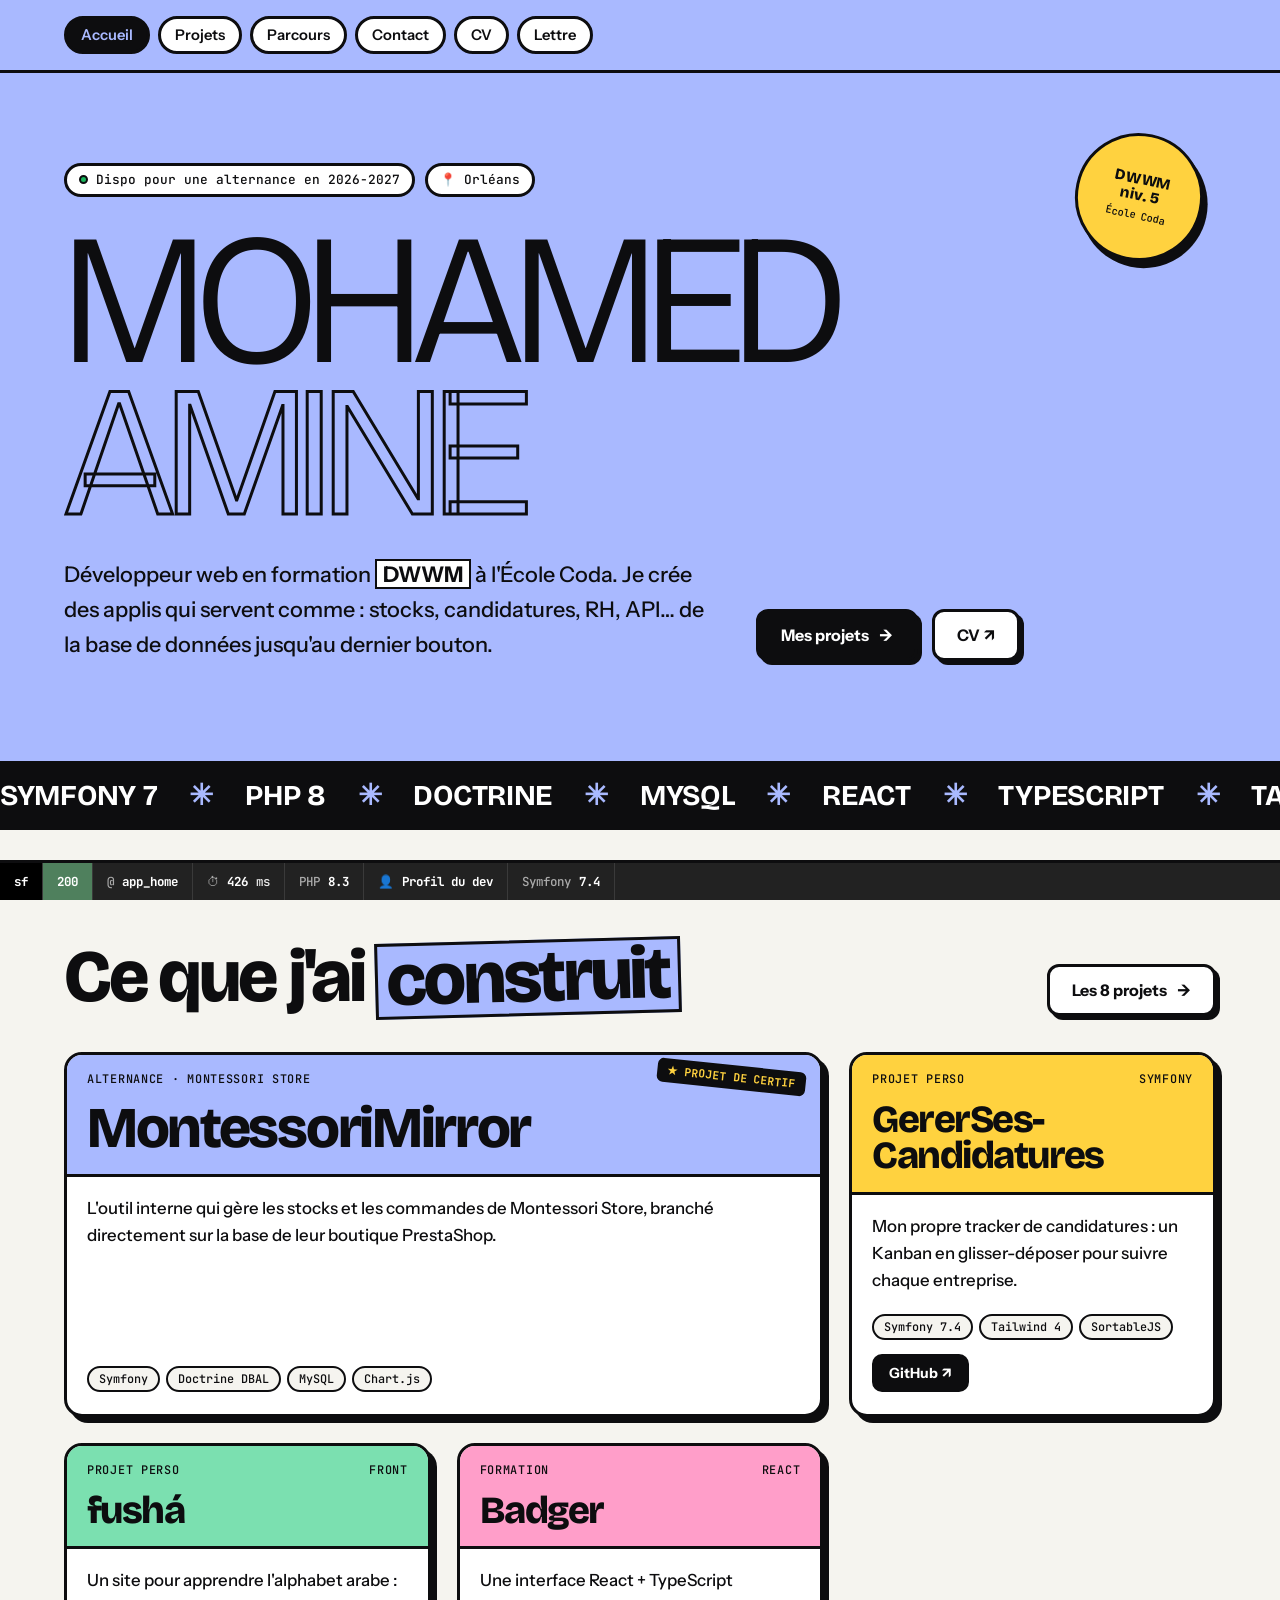
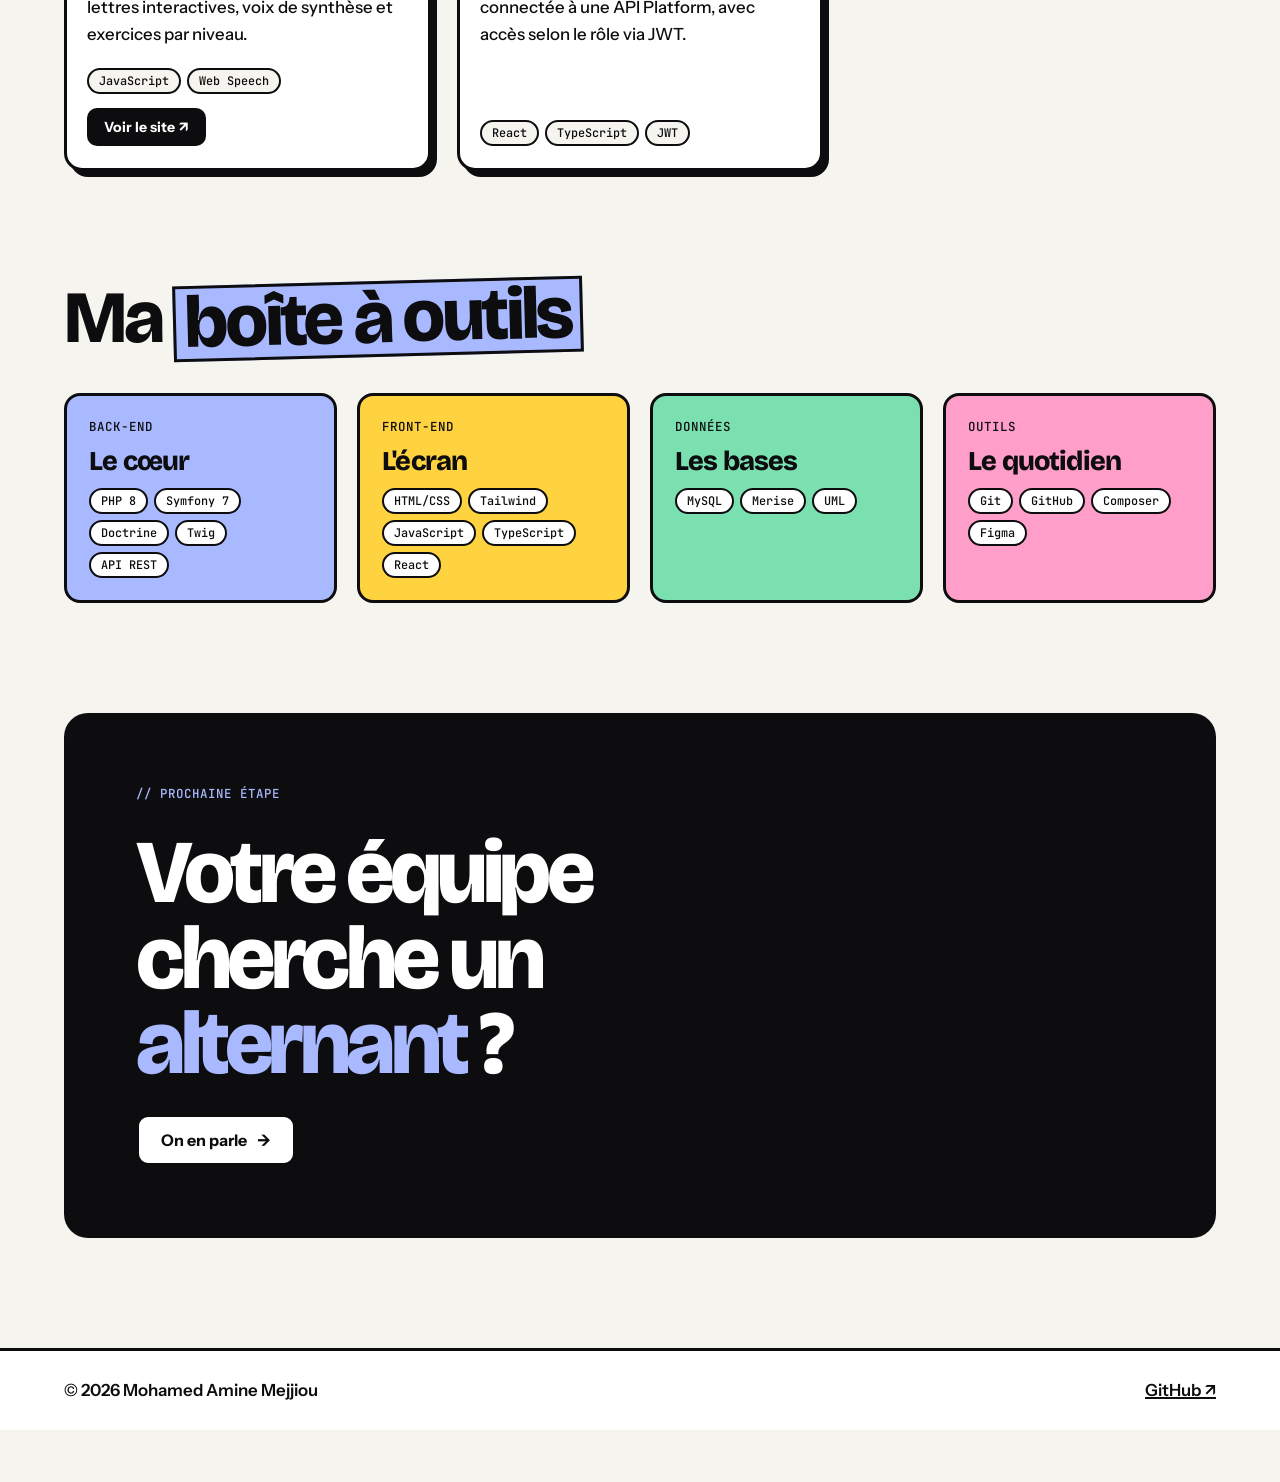
<file: index.html>
<!DOCTYPE html>
<html lang="fr">
<head>
  <meta charset="UTF-8">
  <meta name="viewport" content="width=device-width, initial-scale=1.0, viewport-fit=cover">
  <title>Mohamed Amine Mejjiou · Dev web</title>
  <meta name="description" content="Portfolio de Mohamed Amine Mejjiou, développeur web Symfony, à la recherche d'une alternance à Orléans.">
  <link rel="preconnect" href="https://fonts.googleapis.com">
  <link rel="preconnect" href="https://fonts.gstatic.com" crossorigin>
  <link href="https://fonts.googleapis.com/css2?family=Bricolage+Grotesque:opsz,wght@12..96,200..800&family=Instrument+Sans:wght@400;500;600;700&family=JetBrains+Mono:wght@400;500;700&display=swap" rel="stylesheet">
  <link rel="stylesheet" href="style.css">
</head>
<body class="p-home" data-route="app_home" data-path="/">
  <header class="site-head">
    <div class="wrap">
      <nav class="nav" aria-label="Navigation principale">
        <a href="index.html" aria-current="page">Accueil</a>
        <a href="Projets.html">Projets</a>
        <a href="Parcours.html">Parcours</a>
        <a href="contact.html">Contact</a>
        <a href="Cv.html">CV</a>
        <a href="Lettre.html">Lettre</a>
      </nav>
    </div>
  </header>

  <section class="hero">
    <div class="wrap">
      <div class="kicker">
        <span class="pill"><span class="live"></span>Dispo pour une alternance en 2026-2027</span>
        <span class="pill">📍 Orléans</span>
      </div>
      <h1 class="big-name" aria-label="Mohamed Amine">
        <span class="line">Mohamed</span>
        <span class="line">Amine</span>
      </h1>
      <div class="intro">
        <p>Développeur web en formation <strong>DWWM</strong> à l'École Coda. Je crée des applis qui servent comme : stocks, candidatures, RH, API… de la base de données jusqu'au dernier bouton.</p>
        <div class="actions">
          <a class="btn dark" href="Projets.html">Mes projets <span class="arrow">→</span></a>
          <a class="btn" href="https://mmejjiou-boop.github.io/MonCv/" target="_blank" rel="noopener">CV ↗</a>
        </div>
      </div>
    </div>
    <div class="sticker" aria-hidden="true"><div>DWWM<br>niv. 5<small>École Coda</small></div></div>
  </section>

  <div class="marquee" aria-hidden="true">
    <div class="track">
      <span>Symfony 7</span><span>PHP 8</span><span>Doctrine</span><span>MySQL</span><span>React</span><span>TypeScript</span><span>Tailwind</span><span>API REST</span><span>Twig</span><span>Git</span>
      <span>Symfony 7</span><span>PHP 8</span><span>Doctrine</span><span>MySQL</span><span>React</span><span>TypeScript</span><span>Tailwind</span><span>API REST</span><span>Twig</span><span>Git</span>
    </div>
  </div>

  <main class="wrap">
    <section class="section">
      <div class="section-head">
        <h2>Ce que j'ai <span class="hl">construit</span></h2>
        <a class="btn" href="Projets.html">Les 8 projets <span class="arrow">→</span></a>
      </div>
      <div class="grid">
        <article class="card big c-peri">
          <div class="top">
            <span class="stamp">★ PROJET DE CERTIF</span>
            <div class="meta"><span>Alternance · Montessori Store</span><span>Symfony</span></div>
            <h3>MontessoriMirror</h3>
          </div>
          <div class="body">
            <p>L'outil interne qui gère les stocks et les commandes de Montessori Store, branché directement sur la base de leur boutique PrestaShop.</p>
            <div class="foot"><ul class="tags"><li>Symfony</li><li>Doctrine DBAL</li><li>MySQL</li><li>Chart.js</li></ul></div>
          </div>
        </article>
        <article class="card c-sun">
          <div class="top">
            <div class="meta"><span>Projet perso</span><span>Symfony</span></div>
            <h3>GererSes­Candidatures</h3>
          </div>
          <div class="body">
            <p>Mon propre tracker de candidatures : un Kanban en glisser-déposer pour suivre chaque entreprise.</p>
            <div class="foot">
              <ul class="tags"><li>Symfony 7.4</li><li>Tailwind 4</li><li>SortableJS</li></ul>
              <div class="links"><a href="https://github.com/mmejjiou-boop/GererSesCandidatures" target="_blank" rel="noopener">GitHub ↗</a></div>
            </div>
          </div>
        </article>
        <article class="card c-mint">
          <div class="top">
            <div class="meta"><span>Projet perso</span><span>Front</span></div>
            <h3>fushá</h3>
          </div>
          <div class="body">
            <p>Un site pour apprendre l'alphabet arabe : lettres interactives, voix de synthèse et exercices par niveau.</p>
            <div class="foot">
              <ul class="tags"><li>JavaScript</li><li>Web Speech</li></ul>
              <div class="links"><a href="https://mmejjiou-boop.github.io/arabe/index.html" target="_blank" rel="noopener">Voir le site ↗</a></div>
            </div>
          </div>
        </article>
        <article class="card c-pink">
          <div class="top">
            <div class="meta"><span>Formation</span><span>React</span></div>
            <h3>Badger</h3>
          </div>
          <div class="body">
            <p>Une interface React + TypeScript connectée à une API Platform, avec accès selon le rôle via JWT.</p>
            <div class="foot"><ul class="tags"><li>React</li><li>TypeScript</li><li>JWT</li></ul></div>
          </div>
        </article>
      </div>
    </section>

    <section class="section" style="padding-top:0">
      <div class="section-head">
        <h2>Ma <span class="hl">boîte à outils</span></h2>
      </div>
      <div class="stack">
        <div><span class="label">Back-end</span><h3>Le cœur</h3><ul class="tags"><li>PHP 8</li><li>Symfony 7</li><li>Doctrine</li><li>Twig</li><li>API REST</li></ul></div>
        <div><span class="label">Front-end</span><h3>L'écran</h3><ul class="tags"><li>HTML/CSS</li><li>Tailwind</li><li>JavaScript</li><li>TypeScript</li><li>React</li></ul></div>
        <div><span class="label">Données</span><h3>Les bases</h3><ul class="tags"><li>MySQL</li><li>Merise</li><li>UML</li></ul></div>
        <div><span class="label">Outils</span><h3>Le quotidien</h3><ul class="tags"><li>Git</li><li>GitHub</li><li>Composer</li><li>Figma</li></ul></div>
      </div>
    </section>

    <section class="section" style="padding-top:0">
      <div class="cta">
        <span class="label" style="color:var(--page)">// prochaine étape</span>
        <h2>Votre équipe cherche un <span>alternant</span> ?</h2>
        <a class="btn" href="contact.html">On en parle <span class="arrow">→</span></a>
      </div>
    </section>
  </main>

  <footer class="site-foot">
    <div class="wrap">
      <span>© 2026 Mohamed Amine Mejjiou</span>
      <a href="https://github.com/mmejjiou-boop" target="_blank" rel="noopener">GitHub ↗</a>
    </div>
  </footer>
  <script src="Main.js"></script>
</body>
</html>
</file>
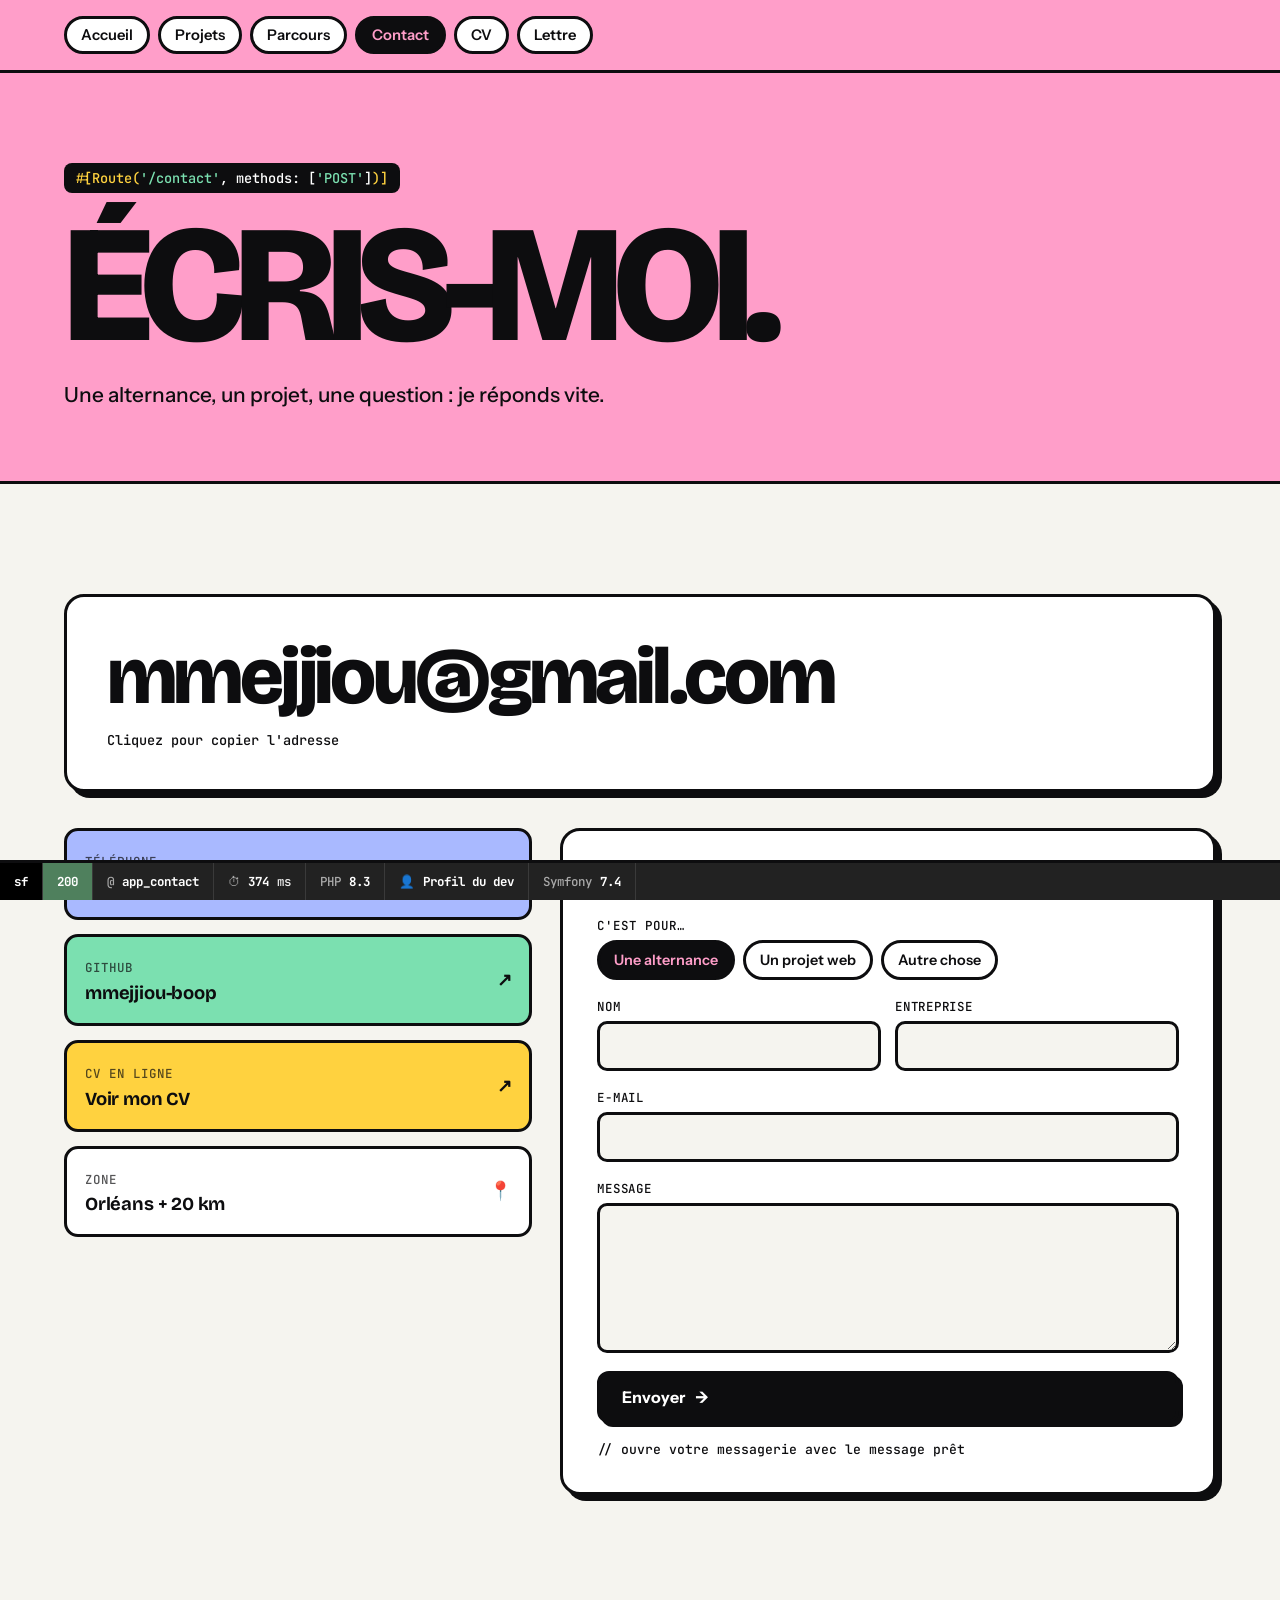
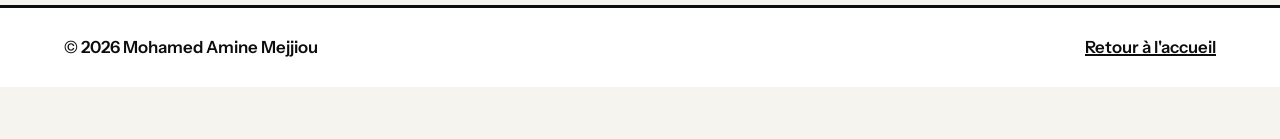
<file: contact.html>
<!DOCTYPE html>
<html lang="fr">
<head>
  <meta charset="UTF-8">
  <meta name="viewport" content="width=device-width, initial-scale=1.0, viewport-fit=cover">
  <title>Contact · Mohamed Amine Mejjiou</title>
  <meta name="description" content="Contacter Mohamed Amine Mejjiou pour une alternance en développement web à Orléans.">
  <link rel="preconnect" href="https://fonts.googleapis.com">
  <link rel="preconnect" href="https://fonts.gstatic.com" crossorigin>
  <link href="https://fonts.googleapis.com/css2?family=Bricolage+Grotesque:opsz,wght@12..96,200..800&family=Instrument+Sans:wght@400;500;600;700&family=JetBrains+Mono:wght@400;500;700&display=swap" rel="stylesheet">
  <link rel="stylesheet" href="style.css">
</head>
<body class="p-contact" data-route="app_contact" data-path="/contact">
  <header class="site-head">
    <div class="wrap">
      <nav class="nav" aria-label="Navigation principale">
        <a href="index.html">Accueil</a>
        <a href="Projets.html">Projets</a>
        <a href="Parcours.html">Parcours</a>
        <a href="contact.html" aria-current="page">Contact</a>
        <a href="Cv.html">CV</a>
        <a href="Lettre.html">Lettre</a>
      </nav>
    </div>
  </header>

  <section class="page-hero">
    <div class="wrap">
      <code class="route"><span class="a">#[Route(</span><span class="s">'/contact'</span>, methods: [<span class="s">'POST'</span>]<span class="a">)]</span></code>
      <h1>Écris-moi.</h1>
      <p>Une alternance, un projet, une question : je réponds vite.</p>
    </div>
  </section>

  <main class="wrap">
    <section class="section">
      <button class="mail-big" type="button" data-copy="mmejjiou@gmail.com">
        mmejjiou@gmail.com
        <small data-hint>Cliquez pour copier l'adresse</small>
      </button>

      <div class="contact-grid">
        <div class="channels">
          <button class="channel" type="button" data-copy="0782932125">
            <span><span class="label">Téléphone</span><br><span class="v">07 82 93 21 25</span></span>
            <span class="label" data-hint>Copier</span>
          </button>
          <a class="channel" href="https://github.com/mmejjiou-boop" target="_blank" rel="noopener">
            <span><span class="label">GitHub</span><br><span class="v">mmejjiou-boop</span></span>
            <span class="v">↗</span>
          </a>
          <a class="channel" href="https://mmejjiou-boop.github.io/MonCv/" target="_blank" rel="noopener">
            <span><span class="label">CV en ligne</span><br><span class="v">Voir mon CV</span></span>
            <span class="v">↗</span>
          </a>
          <div class="channel">
            <span><span class="label">Zone</span><br><span class="v">Orléans + 20 km</span></span>
            <span class="v">📍</span>
          </div>
        </div>

        <form class="contact">
          <h2>Ou laissez un message</h2>
          <div class="field">
            <span class="label">C'est pour…</span>
            <div class="chips">
              <input type="radio" id="s1" name="sujet" value="Proposition d'alternance" checked><label for="s1">Une alternance</label>
              <input type="radio" id="s2" name="sujet" value="Projet web"><label for="s2">Un projet web</label>
              <input type="radio" id="s3" name="sujet" value="Autre"><label for="s3">Autre chose</label>
            </div>
          </div>
          <div class="two">
            <div class="field"><label for="nom">Nom</label><input id="nom" name="nom" type="text" autocomplete="name" required></div>
            <div class="field"><label for="entreprise">Entreprise</label><input id="entreprise" name="entreprise" type="text" autocomplete="organization"></div>
          </div>
          <div class="field"><label for="email">E-mail</label><input id="email" name="email" type="email" autocomplete="email" required></div>
          <div class="field"><label for="message">Message</label><textarea id="message" name="message" required></textarea></div>
          <button class="btn dark" type="submit">Envoyer <span class="arrow">→</span></button>
          <p class="form-note">// ouvre votre messagerie avec le message prêt</p>
        </form>
      </div>
    </section>
  </main>

  <footer class="site-foot">
    <div class="wrap">
      <span>© 2026 Mohamed Amine Mejjiou</span>
      <a href="index.html">Retour à l'accueil</a>
    </div>
  </footer>
  <script src="Main.js"></script>
</body>
</html>
</file>
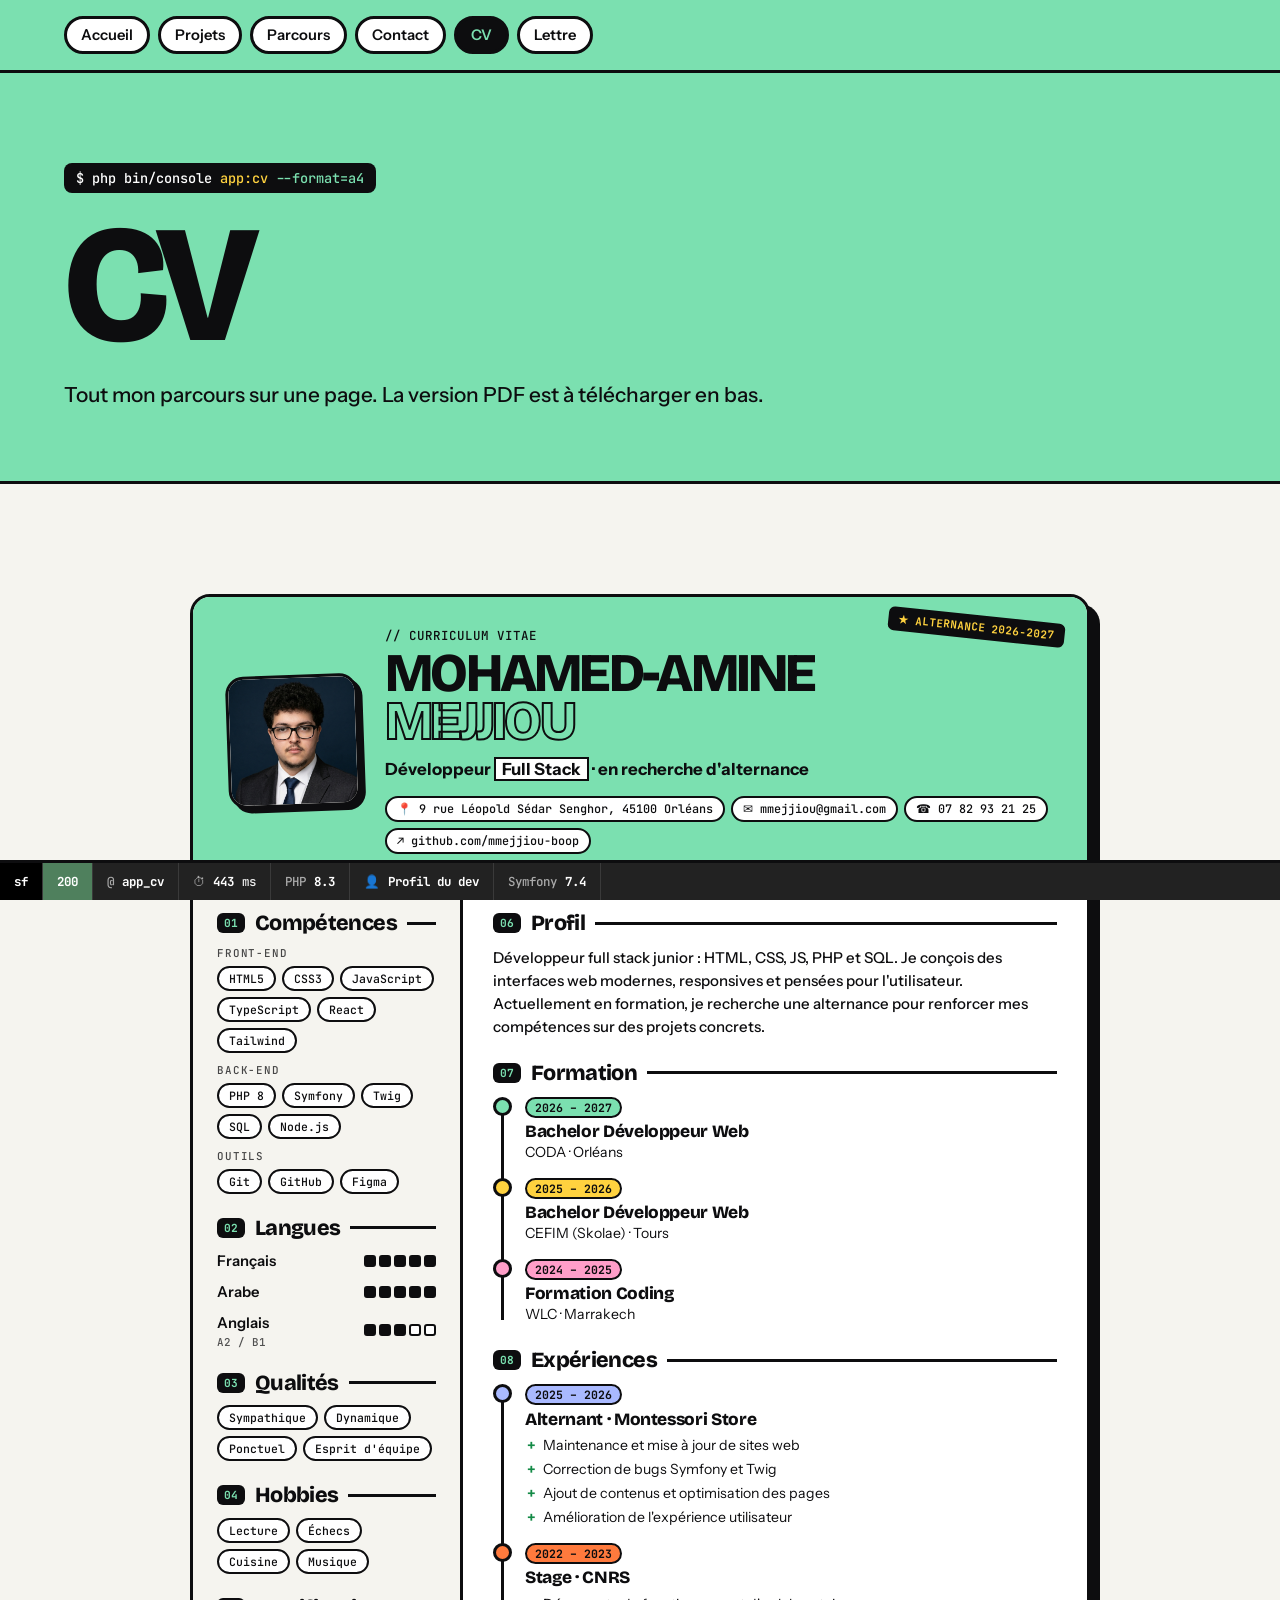
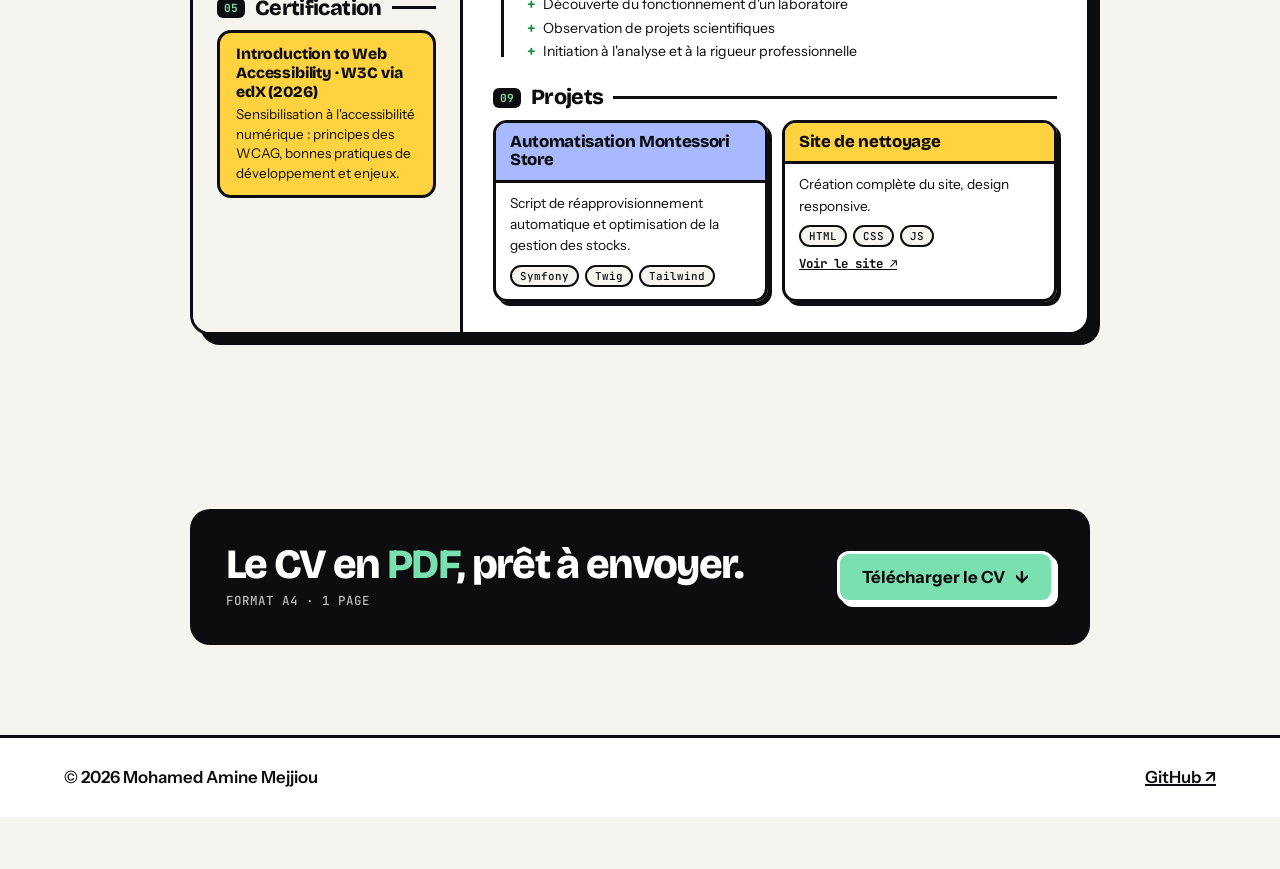
<file: Cv.html>
<!DOCTYPE html>
<html lang="fr">
<head>
  <meta charset="UTF-8">
  <meta name="viewport" content="width=device-width, initial-scale=1.0, viewport-fit=cover">
  <title>CV · Mohamed Amine Mejjiou</title>
  <meta name="description" content="CV de Mohamed-Amine Mejjiou, développeur full stack en recherche d'alternance à Orléans.">
  <link rel="preconnect" href="https://fonts.googleapis.com">
  <link rel="preconnect" href="https://fonts.gstatic.com" crossorigin>
  <link href="https://fonts.googleapis.com/css2?family=Bricolage+Grotesque:opsz,wght@12..96,200..800&family=Instrument+Sans:wght@400;500;600;700&family=JetBrains+Mono:wght@400;500;700&display=swap" rel="stylesheet">
  <link rel="stylesheet" href="style.css">
</head>
<body class="p-cv" data-route="app_cv" data-path="/cv">
  <header class="site-head">
    <div class="wrap">
      <nav class="nav" aria-label="Navigation principale">
        <a href="index.html">Accueil</a>
        <a href="Projets.html">Projets</a>
        <a href="Parcours.html">Parcours</a>
        <a href="contact.html">Contact</a>
        <a href="Cv.html" aria-current="page">CV</a>
        <a href="Lettre.html">Lettre</a>
      </nav>
    </div>
  </header>

  <section class="page-hero">
    <div class="wrap">
      <code class="route">$ php bin/console <span class="a">app:cv</span> <span class="s">--format=a4</span></code>
      <h1>CV</h1>
      <p>Tout mon parcours sur une page. La version PDF est à télécharger en bas.</p>
    </div>
  </section>

  <main class="wrap">
    <section class="section">
      <article class="sheet" aria-label="Curriculum vitae">
        <header class="sheet-top">
          <img class="cv-photo" src="image/moi.png" alt="Photo de Mohamed-Amine Mejjiou">
          <div>
            <span class="label">// curriculum vitae</span>
            <h2 class="sheet-name">Mohamed-Amine <span>Mejjiou</span></h2>
            <p class="sheet-role">Développeur <mark>Full Stack</mark> · en recherche d'alternance</p>
            <ul class="contact-pills">
              <li>📍 9 rue Léopold Sédar Senghor, 45100 Orléans</li>
              <li><a href="mailto:mmejjiou@gmail.com">✉ mmejjiou@gmail.com</a></li>
              <li><a href="tel:+33782932125">☎ 07 82 93 21 25</a></li>
              <li><a href="https://github.com/mmejjiou-boop">↗ github.com/mmejjiou-boop</a></li>
            </ul>
          </div>
          <span class="sheet-stamp">★ Alternance 2026-2027</span>
        </header>

        <div class="cv-body">
          <aside class="cv-side">
            <div class="side-block">
              <h3 class="s-title"><span class="n">01</span>Compétences</h3>
              <p class="sub">Front-end</p>
              <ul class="tags"><li>HTML5</li><li>CSS3</li><li>JavaScript</li><li>TypeScript</li><li>React</li><li>Tailwind</li></ul>
              <p class="sub">Back-end</p>
              <ul class="tags"><li>PHP 8</li><li>Symfony</li><li>Twig</li><li>SQL</li><li>Node.js</li></ul>
              <p class="sub">Outils</p>
              <ul class="tags"><li>Git</li><li>GitHub</li><li>Figma</li></ul>
            </div>

            <div class="side-block">
              <h3 class="s-title"><span class="n">02</span>Langues</h3>
              <ul class="langs">
                <li>Français <span class="meter" aria-label="courant"><i class="on"></i><i class="on"></i><i class="on"></i><i class="on"></i><i class="on"></i></span></li>
                <li>Arabe <span class="meter" aria-label="courant"><i class="on"></i><i class="on"></i><i class="on"></i><i class="on"></i><i class="on"></i></span></li>
                <li><span>Anglais<small>A2 / B1</small></span> <span class="meter" aria-label="intermédiaire"><i class="on"></i><i class="on"></i><i class="on"></i><i></i><i></i></span></li>
              </ul>
            </div>

            <div class="side-block">
              <h3 class="s-title"><span class="n">03</span>Qualités</h3>
              <ul class="tags"><li>Sympathique</li><li>Dynamique</li><li>Ponctuel</li><li>Esprit d'équipe</li></ul>
            </div>

            <div class="side-block">
              <h3 class="s-title"><span class="n">04</span>Hobbies</h3>
              <ul class="tags"><li>Lecture</li><li>Échecs</li><li>Cuisine</li><li>Musique</li></ul>
            </div>
            <div class="side-block">
              <h3 class="s-title"><span class="n">05</span>Certification</h3>
              <div class="cert">
                <strong>Introduction to Web Accessibility · W3C via edX (2026)</strong>
                <p>Sensibilisation à l'accessibilité numérique : principes des WCAG, bonnes pratiques de développement et enjeux.</p>
              </div>
            </div>
          </aside>

          <div class="cv-main">
            <div>
              <h3 class="s-title"><span class="n">06</span>Profil</h3>
              <p class="lead">Développeur full stack junior : HTML, CSS, JS, PHP et SQL. Je conçois des interfaces web modernes, responsives et pensées pour l'utilisateur. Actuellement en formation, je recherche une alternance pour renforcer mes compétences sur des projets concrets.</p>
            </div>

            <div>
              <h3 class="s-title"><span class="n">07</span>Formation</h3>
              <ol class="mini-log">
                <li class="c-mint"><span class="dot"></span><div><span class="date">2026 – 2027</span><h4>Bachelor Développeur Web</h4><p>CODA · Orléans</p></div></li>
                <li class="c-sun"><span class="dot"></span><div><span class="date">2025 – 2026</span><h4>Bachelor Développeur Web</h4><p>CEFIM (Skolae) · Tours</p></div></li>
                <li class="c-pink"><span class="dot"></span><div><span class="date">2024 – 2025</span><h4>Formation Coding</h4><p>WLC · Marrakech</p></div></li>
              </ol>
            </div>

            <div>
              <h3 class="s-title"><span class="n">08</span>Expériences</h3>
              <ol class="mini-log">
                <li class="c-peri"><span class="dot"></span><div><span class="date">2025 – 2026</span><h4>Alternant · Montessori Store</h4>
                  <ul>
                    <li>Maintenance et mise à jour de sites web</li>
                    <li>Correction de bugs Symfony et Twig</li>
                    <li>Ajout de contenus et optimisation des pages</li>
                    <li>Amélioration de l'expérience utilisateur</li>
                  </ul></div></li>
                <li class="c-tang"><span class="dot"></span><div><span class="date">2022 – 2023</span><h4>Stage · CNRS</h4>
                  <ul>
                    <li>Découverte du fonctionnement d'un laboratoire</li>
                    <li>Observation de projets scientifiques</li>
                    <li>Initiation à l'analyse et à la rigueur professionnelle</li>
                  </ul></div></li>
              </ol>
            </div>

            <div>
              <h3 class="s-title"><span class="n">09</span>Projets</h3>
              <div class="mini-cards">
                <div class="mini-card c-peri">
                  <div class="top"><h4>Automatisation Montessori Store</h4></div>
                  <div class="body">
                    <p>Script de réapprovisionnement automatique et optimisation de la gestion des stocks.</p>
                    <ul class="tags"><li>Symfony</li><li>Twig</li><li>Tailwind</li></ul>
                  </div>
                </div>
                <div class="mini-card c-sun">
                  <div class="top"><h4>Site de nettoyage</h4></div>
                  <div class="body">
                    <p>Création complète du site, design responsive.</p>
                    <ul class="tags"><li>HTML</li><li>CSS</li><li>JS</li></ul>
                    <a href="https://mmejjiou-boop.github.io/My_Cleen/" target="_blank" rel="noopener">Voir le site ↗</a>
                  </div>
                </div>
              </div>
            </div>

          </div>
        </div>
      </article>
    </section>
  </main>

  <section class="dl-zone">
    <div class="wrap">
      <div class="dl-card">
        <div>
          <h2>Le CV en <span>PDF</span>, prêt à envoyer.</h2>
          <span class="label">Format A4 · 1 page</span>
        </div>
        <a class="btn" href="cv.pdf" download="CV-Mohamed-Amine-Mejjiou.pdf">Télécharger le CV <span class="arrow">↓</span></a>
      </div>
    </div>
  </section>

  <footer class="site-foot">
    <div class="wrap">
      <span>© 2026 Mohamed Amine Mejjiou</span>
      <a href="https://github.com/mmejjiou-boop" target="_blank" rel="noopener">GitHub ↗</a>
    </div>
  </footer>
  <script src="Main.js"></script>
</body>
</html>
</file>
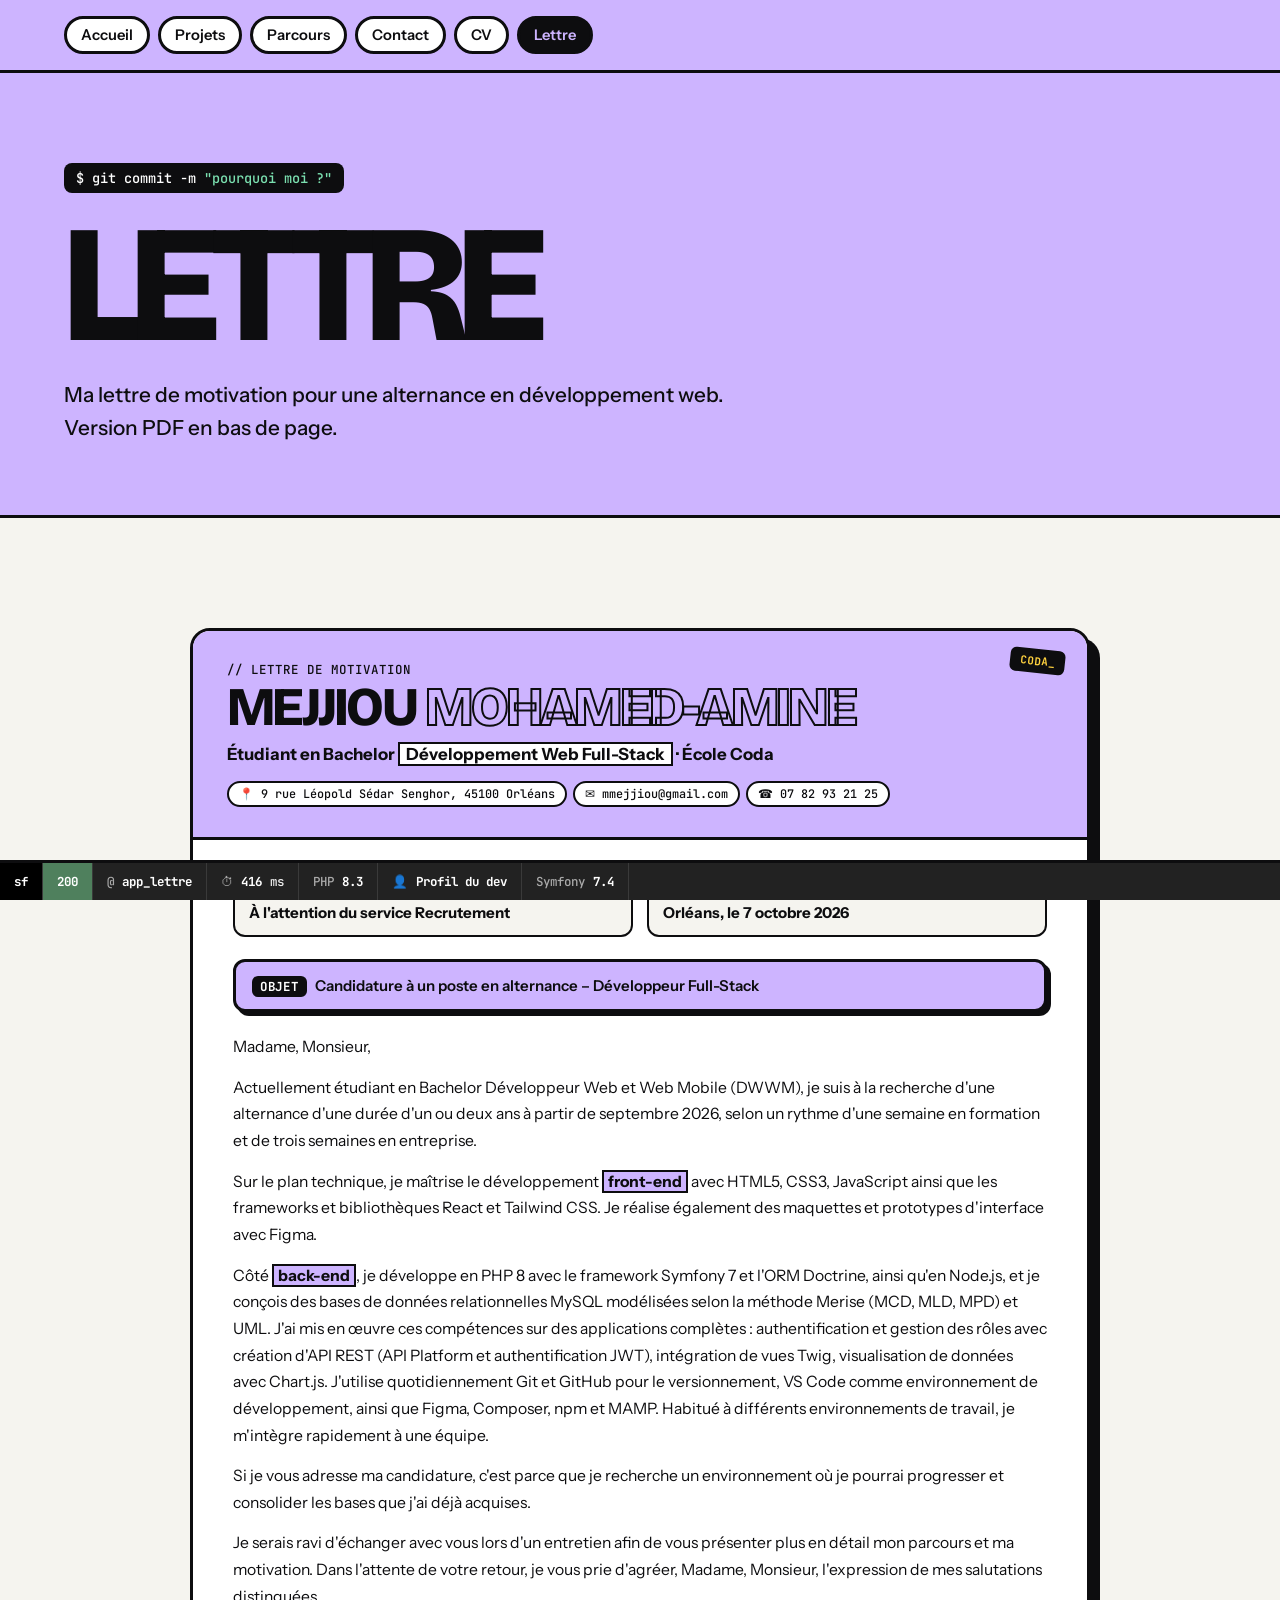
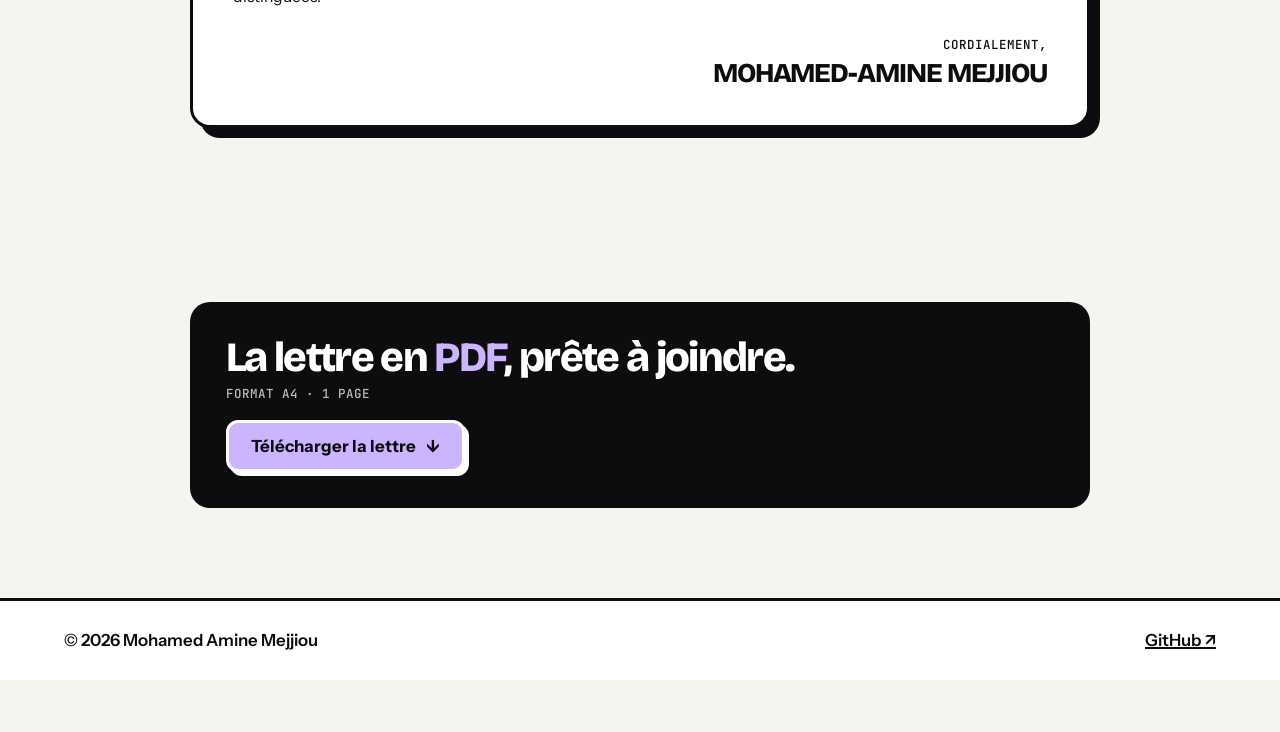
<file: Lettre.html>
<!DOCTYPE html>
<html lang="fr">
<head>
  <meta charset="UTF-8">
  <meta name="viewport" content="width=device-width, initial-scale=1.0, viewport-fit=cover">
  <title>Lettre de motivation · Mohamed Amine Mejjiou</title>
  <meta name="description" content="Lettre de motivation de Mohamed-Amine Mejjiou pour une alternance en développement web full stack.">
  <link rel="preconnect" href="https://fonts.googleapis.com">
  <link rel="preconnect" href="https://fonts.gstatic.com" crossorigin>
  <link href="https://fonts.googleapis.com/css2?family=Bricolage+Grotesque:opsz,wght@12..96,200..800&family=Instrument+Sans:wght@400;500;600;700&family=JetBrains+Mono:wght@400;500;700&display=swap" rel="stylesheet">
  <link rel="stylesheet" href="style.css">
</head>
<body class="p-lettre" data-route="app_lettre" data-path="/lettre">
  <header class="site-head">
    <div class="wrap">
      <nav class="nav" aria-label="Navigation principale">
        <a href="index.html">Accueil</a>
        <a href="Projets.html">Projets</a>
        <a href="Parcours.html">Parcours</a>
        <a href="contact.html">Contact</a>
        <a href="Cv.html">CV</a>
        <a href="Lettre.html" aria-current="page">Lettre</a>
      </nav>
    </div>
  </header>

  <section class="page-hero">
    <div class="wrap">
      <code class="route">$ git commit -m <span class="s">"pourquoi moi ?"</span></code>
      <h1>Lettre</h1>
      <p>Ma lettre de motivation pour une alternance en développement web. Version PDF en bas de page.</p>
    </div>
  </section>

  <main class="wrap">
    <section class="section">
      <article class="sheet" aria-label="Lettre de motivation">
        <header class="sheet-top letter-head">
          <span class="label">// lettre de motivation</span>
          <h2 class="sheet-name">Mejjiou <span>Mohamed-Amine</span></h2>
          <p class="sheet-role">Étudiant en Bachelor <mark>Développement Web Full-Stack</mark> · École Coda</p>
          <ul class="contact-pills">
            <li>📍 9 rue Léopold Sédar Senghor, 45100 Orléans</li>
            <li><a href="mailto:mmejjiou@gmail.com">✉ mmejjiou@gmail.com</a></li>
            <li><a href="tel:+33782932125">☎ 07 82 93 21 25</a></li>
          </ul>
          <span class="sheet-stamp">coda_</span>
        </header>

        <div class="letter-wrap">
          <div class="letter-meta">
            <div><span class="label">Destinataire</span><strong>À l'attention du service Recrutement</strong></div>
            <div><span class="label">Lieu &amp; date</span><strong>Orléans, le 7 octobre 2026</strong></div>
          </div>

          <p class="objet"><b>Objet</b>Candidature à un poste en alternance – Développeur Full-Stack</p>

          <div class="letter-body">
            <p>Madame, Monsieur,</p>

            <p>Actuellement étudiant en Bachelor Développeur Web et Web Mobile (DWWM), je suis à la recherche d'une alternance d'une durée d'un ou deux ans à partir de septembre 2026, selon un rythme d'une semaine en formation et de trois semaines en entreprise.</p>

            <p>Sur le plan technique, je maîtrise le développement <strong>front-end</strong> avec HTML5, CSS3, JavaScript ainsi que les frameworks et bibliothèques React et Tailwind CSS. Je réalise également des maquettes et prototypes d'interface avec Figma.</p>

            <p>Côté <strong>back-end</strong>, je développe en PHP 8 avec le framework Symfony 7 et l'ORM Doctrine, ainsi qu'en Node.js, et je conçois des bases de données relationnelles MySQL modélisées selon la méthode Merise (MCD, MLD, MPD) et UML. J'ai mis en œuvre ces compétences sur des applications complètes : authentification et gestion des rôles avec création d'API REST (API Platform et authentification JWT), intégration de vues Twig, visualisation de données avec Chart.js. J'utilise quotidiennement Git et GitHub pour le versionnement, VS Code comme environnement de développement, ainsi que Figma, Composer, npm et MAMP. Habitué à différents environnements de travail, je m'intègre rapidement à une équipe.</p>

            <p>Si je vous adresse ma candidature, c'est parce que je recherche un environnement où je pourrai progresser et consolider les bases que j'ai déjà acquises.</p>

            <p>Je serais ravi d'échanger avec vous lors d'un entretien afin de vous présenter plus en détail mon parcours et ma motivation. Dans l'attente de votre retour, je vous prie d'agréer, Madame, Monsieur, l'expression de mes salutations distinguées.</p>
          </div>

          <div class="letter-sign">
            <div>
              <span class="label">Cordialement,</span>
              <p class="sig">Mohamed-Amine Mejjiou</p>
            </div>
          </div>
        </div>
      </article>
    </section>
  </main>

  <section class="dl-zone">
    <div class="wrap">
      <div class="dl-card">
        <div>
          <h2>La lettre en <span>PDF</span>, prête à joindre.</h2>
          <span class="label">Format A4 · 1 page</span>
        </div>
        <a class="btn" href="lettre.pdf" download="Lettre-motivation-Mohamed-Amine-Mejjiou.pdf">Télécharger la lettre <span class="arrow">↓</span></a>
      </div>
    </div>
  </section>

  <footer class="site-foot">
    <div class="wrap">
      <span>© 2026 Mohamed Amine Mejjiou</span>
      <a href="https://github.com/mmejjiou-boop" target="_blank" rel="noopener">GitHub ↗</a>
    </div>
  </footer>
  <script src="Main.js"></script>
</body>
</html>
</file>
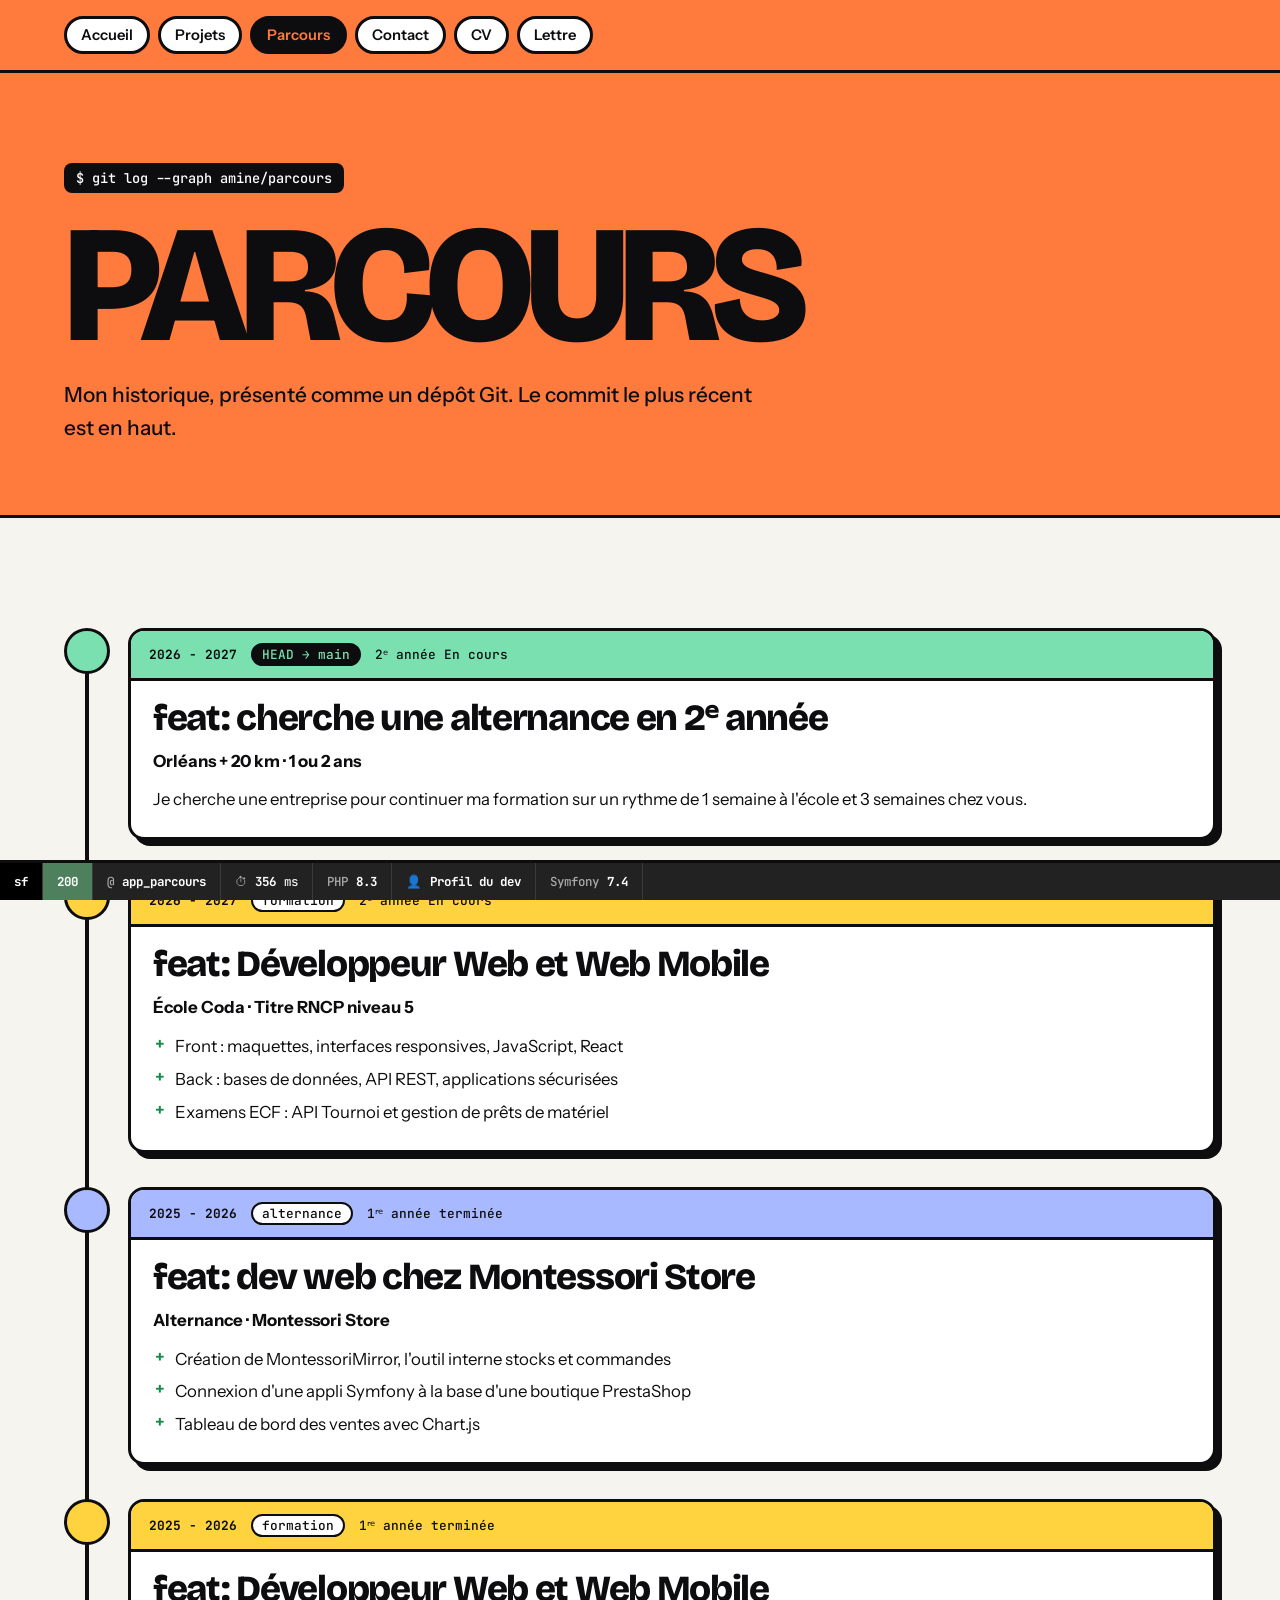
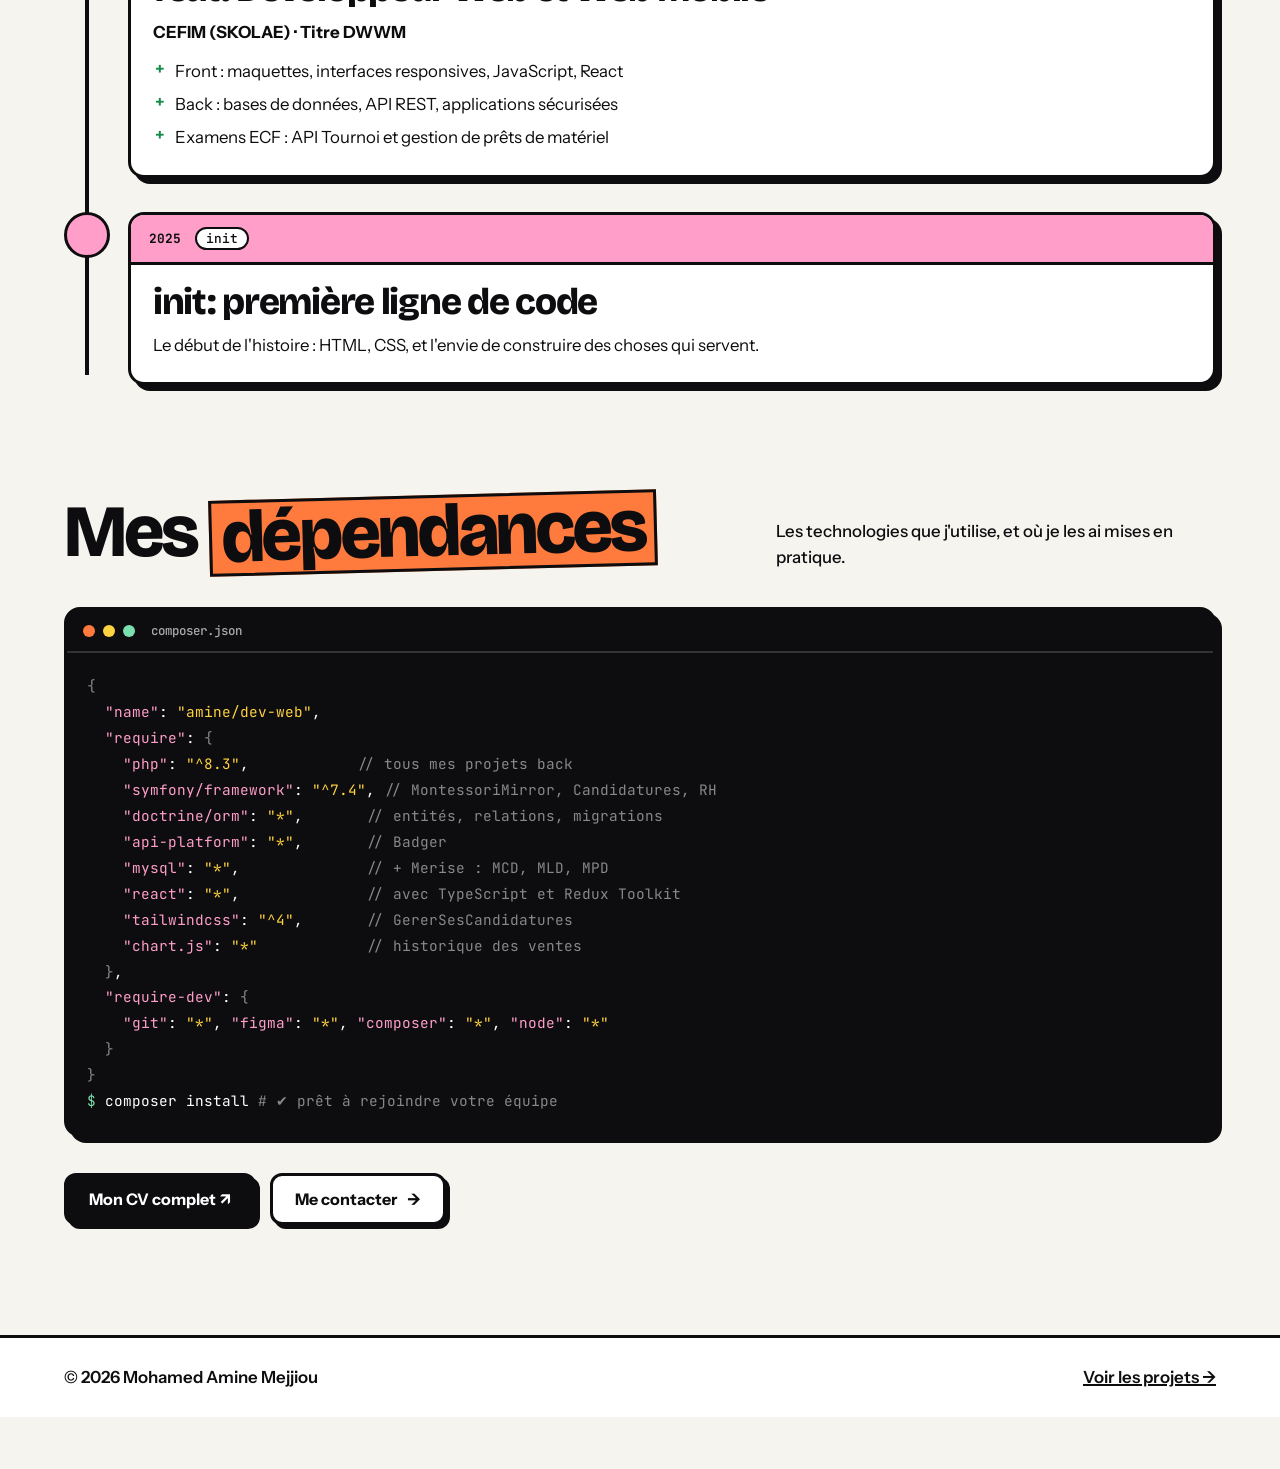
<file: Parcours.html>
<!DOCTYPE html>
<html lang="fr">
<head>
  <meta charset="UTF-8">
  <meta name="viewport" content="width=device-width, initial-scale=1.0, viewport-fit=cover">
  <title>Parcours · Mohamed Amine Mejjiou</title>
  <meta name="description" content="Formation, alternance et compétences de Mohamed Amine Mejjiou.">
  <link rel="preconnect" href="https://fonts.googleapis.com">
  <link rel="preconnect" href="https://fonts.gstatic.com" crossorigin>
  <link href="https://fonts.googleapis.com/css2?family=Bricolage+Grotesque:opsz,wght@12..96,200..800&family=Instrument+Sans:wght@400;500;600;700&family=JetBrains+Mono:wght@400;500;700&display=swap" rel="stylesheet">
  <link rel="stylesheet" href="style.css">
</head>
<body class="p-parcours" data-route="app_parcours" data-path="/parcours">
  <header class="site-head">
    <div class="wrap">
      <nav class="nav" aria-label="Navigation principale">
        <a href="index.html">Accueil</a>
        <a href="Projets.html">Projets</a>
        <a href="Parcours.html" aria-current="page">Parcours</a>
        <a href="contact.html">Contact</a>
        <a href="Cv.html">CV</a>
        <a href="Lettre.html">Lettre</a>
      </nav>
    </div>
  </header>

  <section class="page-hero">
    <div class="wrap">
      <code class="route">$ git log --graph amine/parcours</code>
      <h1>Parcours</h1>
      <p>Mon historique, présenté comme un dépôt Git. Le commit le plus récent est en haut.</p>
    </div>
  </section>

  <main class="wrap">
    <section class="section">
      <ol class="gitlog">
        <li class="commit c-mint">
          <span class="node" aria-hidden="true"></span>
          <div class="box">
            <div class="head"><span class="hash">2026 - 2027</span><span class="ref head-ref">HEAD → main</span><span>2ᵉ année En cours</span></div>
            <div class="content">
              <h3>feat: cherche une alternance en 2ᵉ année</h3>
              <p class="where">Orléans + 20 km · 1 ou 2 ans</p>
              <p>Je cherche une entreprise pour continuer ma formation sur un rythme de 1 semaine à l'école et 3 semaines chez vous.</p>
            </div>
          </div>
        </li>
        <li class="commit c-sun">
          <span class="node" aria-hidden="true"></span>
          <div class="box">
            <div class="head"><span class="hash">2026 - 2027</span><span class="ref">formation</span><span>2ᵉ année En cours</span></div>
            <div class="content">
              <h3>feat: Développeur Web et Web Mobile</h3>
              <p class="where">École Coda · Titre RNCP niveau 5</p>
              <ul>
                <li>Front : maquettes, interfaces responsives, JavaScript, React</li>
                <li>Back : bases de données, API REST, applications sécurisées</li>
                <li>Examens ECF : API Tournoi et gestion de prêts de matériel</li>
              </ul>
            </div>
          </div>
        </li>
        
        <li class="commit c-peri">
          <span class="node" aria-hidden="true"></span>
          <div class="box">
            <div class="head"><span class="hash">2025 - 2026</span><span class="ref">alternance</span><span>1ʳᵉ année terminée</span></div>
            <div class="content">
              <h3>feat: dev web chez Montessori Store</h3>
              <p class="where">Alternance · Montessori Store</p>
              <ul>
                <li>Création de MontessoriMirror, l'outil interne stocks et commandes</li>
                <li>Connexion d'une appli Symfony à la base d'une boutique PrestaShop</li>
                <li>Tableau de bord des ventes avec Chart.js</li>
              </ul>
            </div>
          </div>
        </li>
            <li class="commit c-sun">
          <span class="node" aria-hidden="true"></span>
          <div class="box">
            <div class="head"><span class="hash">2025 - 2026</span><span class="ref">formation</span><span>1ʳᵉ année terminée</span></div>
            <div class="content">
              <h3>feat: Développeur Web et Web Mobile</h3>
              <p class="where">CEFIM (SKOLAE) · Titre DWWM</p>
              <ul>
                <li>Front : maquettes, interfaces responsives, JavaScript, React</li>
                <li>Back : bases de données, API REST, applications sécurisées</li>
                <li>Examens ECF : API Tournoi et gestion de prêts de matériel</li>
              </ul>
            </div>
          </div>
        </li>
        <li class="commit c-pink" style="padding-bottom:0">
          <span class="node" aria-hidden="true"></span>
          <div class="box">
            <div class="head"><span class="hash">2025</span><span class="ref">init</span></div>
            <div class="content">
              <h3>init: première ligne de code</h3>
              <p>Le début de l'histoire : HTML, CSS, et l'envie de construire des choses qui servent.</p>
            </div>
          </div>
        </li>
      </ol>
    </section>

    <section class="section" style="padding-top:0">
      <div class="section-head">
        <h2>Mes <span class="hl">dépendances</span></h2>
        <p>Les technologies que j'utilise, et où je les ai mises en pratique.</p>
      </div>
      <div class="terminal">
        <div class="bar"><i></i><i></i><i></i><span>composer.json</span></div>
<pre><span class="dim">{</span>
  <span class="p">"name"</span>: <span class="y">"amine/dev-web"</span>,
  <span class="p">"require"</span>: <span class="dim">{</span>
    <span class="p">"php"</span>: <span class="y">"^8.3"</span>,            <span class="dim">// tous mes projets back</span>
    <span class="p">"symfony/framework"</span>: <span class="y">"^7.4"</span>, <span class="dim">// MontessoriMirror, Candidatures, RH</span>
    <span class="p">"doctrine/orm"</span>: <span class="y">"*"</span>,       <span class="dim">// entités, relations, migrations</span>
    <span class="p">"api-platform"</span>: <span class="y">"*"</span>,       <span class="dim">// Badger</span>
    <span class="p">"mysql"</span>: <span class="y">"*"</span>,              <span class="dim">// + Merise : MCD, MLD, MPD</span>
    <span class="p">"react"</span>: <span class="y">"*"</span>,              <span class="dim">// avec TypeScript et Redux Toolkit</span>
    <span class="p">"tailwindcss"</span>: <span class="y">"^4"</span>,       <span class="dim">// GererSesCandidatures</span>
    <span class="p">"chart.js"</span>: <span class="y">"*"</span>            <span class="dim">// historique des ventes</span>
  <span class="dim">}</span>,
  <span class="p">"require-dev"</span>: <span class="dim">{</span>
    <span class="p">"git"</span>: <span class="y">"*"</span>, <span class="p">"figma"</span>: <span class="y">"*"</span>, <span class="p">"composer"</span>: <span class="y">"*"</span>, <span class="p">"node"</span>: <span class="y">"*"</span>
  <span class="dim">}</span>
<span class="dim">}</span>
<span class="k">$</span> composer install <span class="dim"># ✔ prêt à rejoindre votre équipe</span></pre>
      </div>
      <div class="actions">
        <a class="btn dark" href="https://mmejjiou-boop.github.io/MonCv/" target="_blank" rel="noopener">Mon CV complet ↗</a>
        <a class="btn" href="contact.html">Me contacter <span class="arrow">→</span></a>
      </div>
    </section>
  </main>

  <footer class="site-foot">
    <div class="wrap">
      <span>© 2026 Mohamed Amine Mejjiou</span>
      <a href="Projets.html">Voir les projets →</a>
    </div>
  </footer>
  <script src="Main.js"></script>
</body>
</html>
</file>
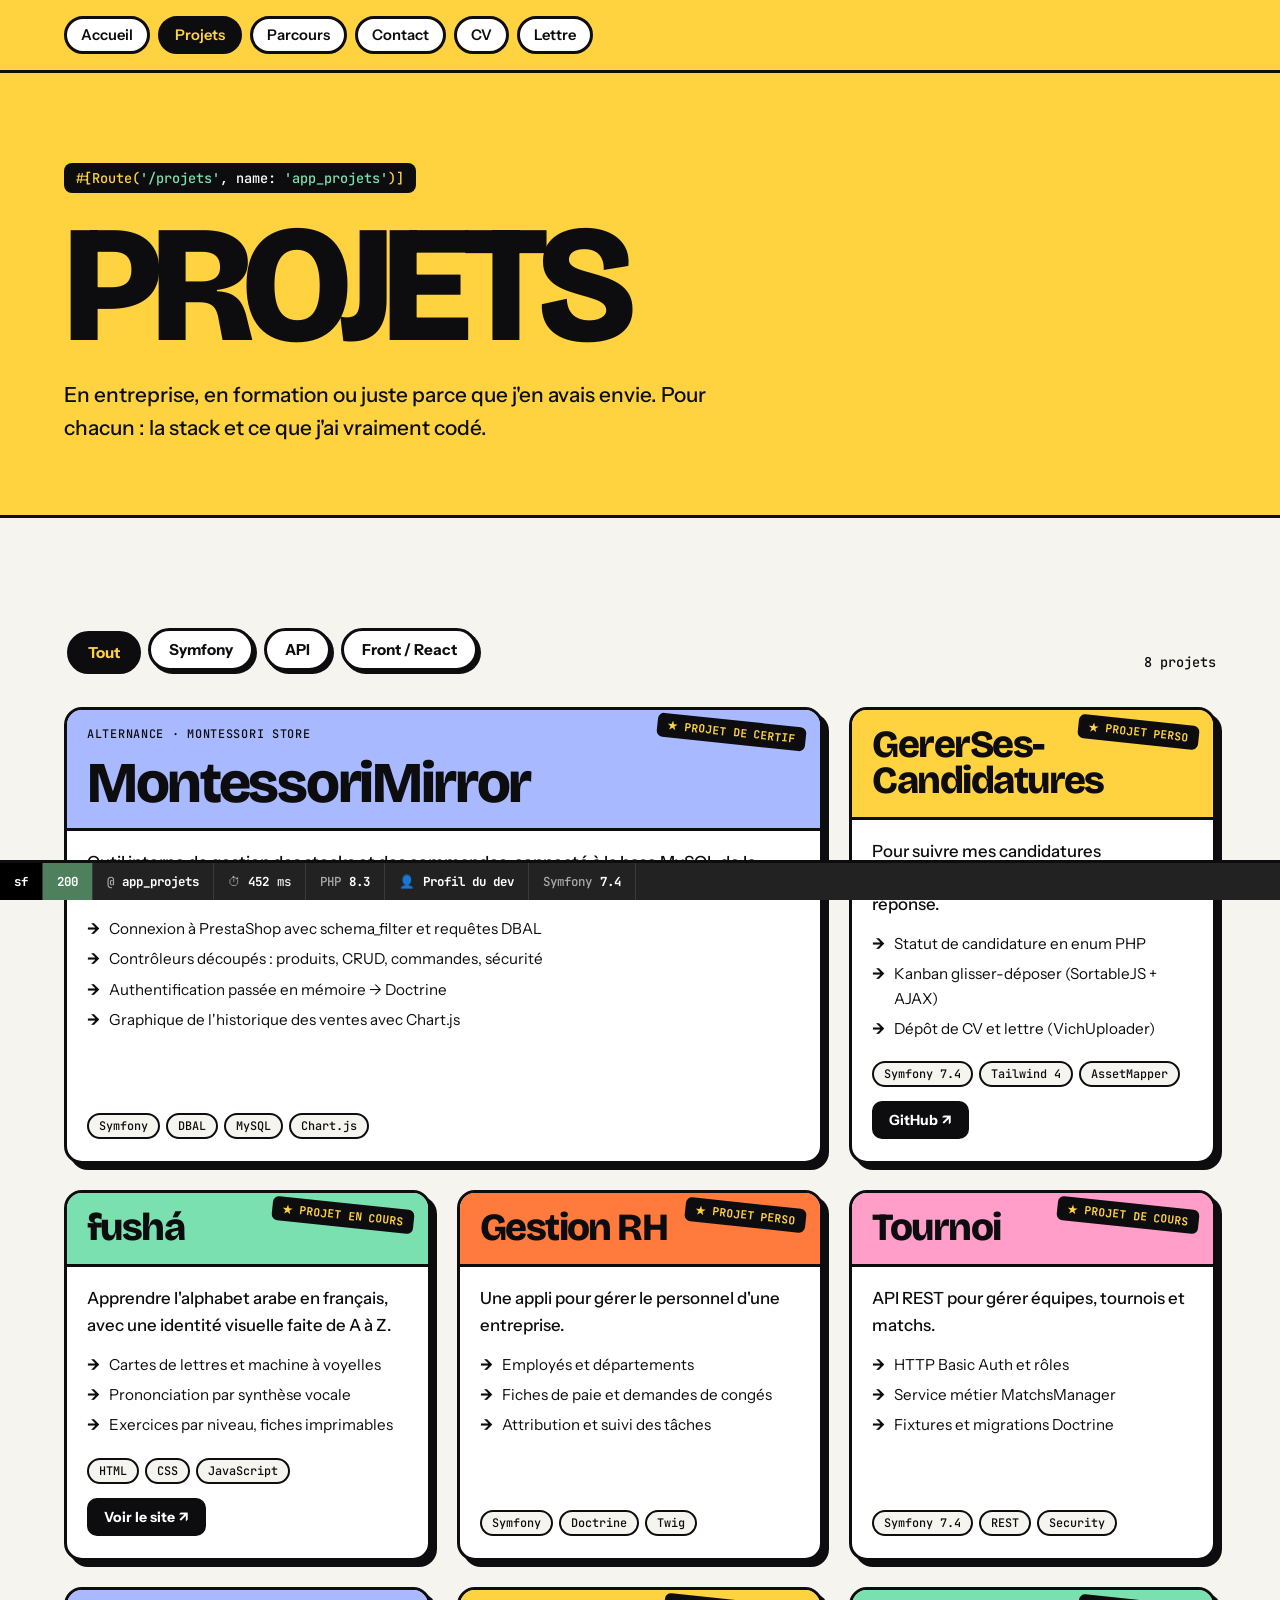
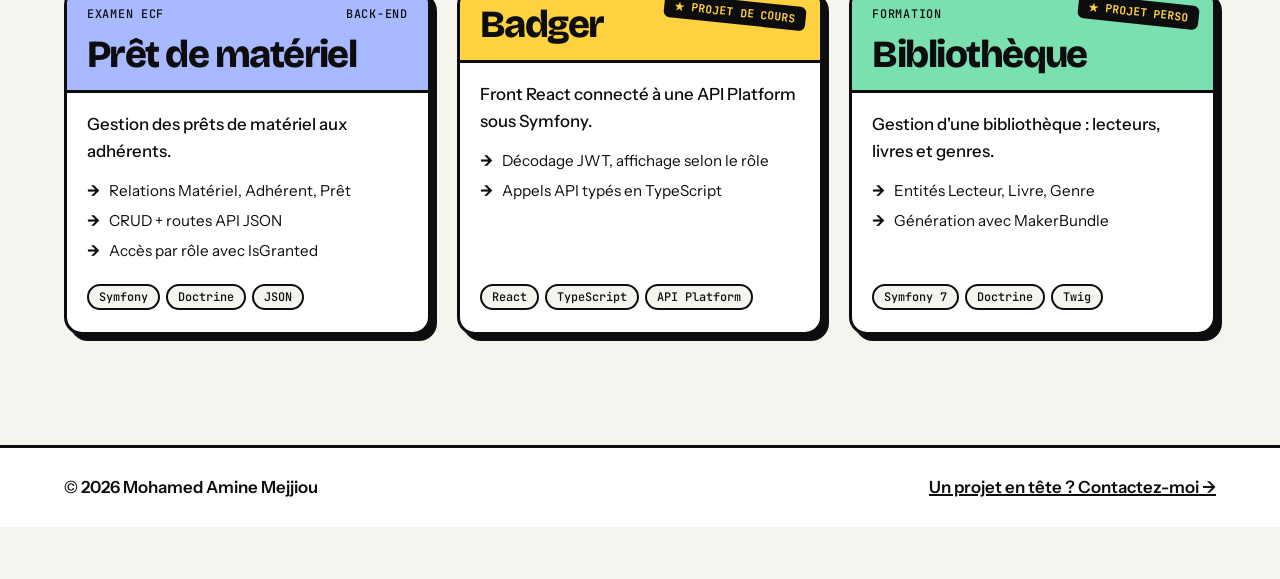
<file: Projets.html>
<!DOCTYPE html>
<html lang="fr">
<head>
  <meta charset="UTF-8">
  <meta name="viewport" content="width=device-width, initial-scale=1.0, viewport-fit=cover">
  <title>Projets · Mohamed Amine Mejjiou</title>
  <meta name="description" content="Les projets web de Mohamed Amine Mejjiou : Symfony, API REST, React et front.">
  <link rel="preconnect" href="https://fonts.googleapis.com">
  <link rel="preconnect" href="https://fonts.gstatic.com" crossorigin>
  <link href="https://fonts.googleapis.com/css2?family=Bricolage+Grotesque:opsz,wght@12..96,200..800&family=Instrument+Sans:wght@400;500;600;700&family=JetBrains+Mono:wght@400;500;700&display=swap" rel="stylesheet">
  <link rel="stylesheet" href="style.css">
</head>
<body class="p-projets" data-route="app_projets" data-path="/projets">
  <header class="site-head">
    <div class="wrap">
      <nav class="nav" aria-label="Navigation principale">
        <a href="index.html">Accueil</a>
        <a href="Projets.html" aria-current="page">Projets</a>
        <a href="Parcours.html">Parcours</a>
        <a href="contact.html">Contact</a>
        <a href="Cv.html">CV</a>
        <a href="Lettre.html">Lettre</a>
      </nav>
    </div>
  </header>

  <section class="page-hero">
    <div class="wrap">
      <code class="route"><span class="a">#[Route(</span><span class="s">'/projets'</span>, name: <span class="s">'app_projets'</span><span class="a">)]</span></code>
      <h1>Projets</h1>
      <p>En entreprise, en formation ou juste parce que j'en avais envie. Pour chacun : la stack et ce que j'ai vraiment codé.</p>
    </div>
  </section>

  <main class="wrap">
    <section class="section">
      <div class="section-head">
        <div class="filters" role="group" aria-label="Filtrer les projets">
          <button type="button" data-filter="all" aria-pressed="true">Tout</button>
          <button type="button" data-filter="symfony" aria-pressed="false">Symfony</button>
          <button type="button" data-filter="api" aria-pressed="false">API</button>
          <button type="button" data-filter="front" aria-pressed="false">Front / React</button>
        </div>
        <span class="count">8 projets</span>
      </div>

      <div class="grid">
        <article class="card big c-peri" data-cat="symfony">
          <div class="top">
            <span class="stamp">★ PROJET DE CERTIF</span>
            <div class="meta"><span>Alternance · Montessori Store</span><span>Symfony</span></div>
            <h3>MontessoriMirror</h3>
          </div>
          <div class="body">
            <p>Outil interne de gestion des stocks et des commandes, connecté à la base MySQL de la boutique PrestaShop.</p>
            <ul class="points">
              <li>Connexion à PrestaShop avec schema_filter et requêtes DBAL</li>
              <li>Contrôleurs découpés : produits, CRUD, commandes, sécurité</li>
              <li>Authentification passée en mémoire → Doctrine</li>
              <li>Graphique de l'historique des ventes avec Chart.js</li>
            </ul>
            <div class="foot"><ul class="tags"><li>Symfony</li><li>DBAL</li><li>MySQL</li><li>Chart.js</li></ul></div>
          </div>
        </article>

        <article class="card c-sun" data-cat="symfony">
          <div class="top">
            <span class="stamp">★ PROJET PERSO</span>
            <h3>GererSes­Candidatures</h3>
          </div>
          <div class="body">
            <p>Pour suivre mes candidatures d'alternance, du premier mail à la réponse.</p>
            <ul class="points">
              <li>Statut de candidature en enum PHP</li>
              <li>Kanban glisser-déposer (SortableJS + AJAX)</li>
              <li>Dépôt de CV et lettre (VichUploader)</li>
            </ul>
            <div class="foot">
              <ul class="tags"><li>Symfony 7.4</li><li>Tailwind 4</li><li>AssetMapper</li></ul>
              <div class="links"><a href="https://github.com/mmejjiou-boop/GererSesCandidatures" target="_blank" rel="noopener">GitHub ↗</a></div>
            </div>
          </div>
        </article>

        <article class="card c-mint" data-cat="front">
          <div class="top">
            <span class="stamp">★ PROJET EN COURS</span>
            <h3>fushá</h3>
          </div>
          <div class="body">
            <p>Apprendre l'alphabet arabe en français, avec une identité visuelle faite de A à Z.</p>
            <ul class="points">
              <li>Cartes de lettres et machine à voyelles</li>
              <li>Prononciation par synthèse vocale</li>
              <li>Exercices par niveau, fiches imprimables</li>
            </ul>
            <div class="foot">
              <ul class="tags"><li>HTML</li><li>CSS</li><li>JavaScript</li></ul>
              <div class="links"><a href="https://mmejjiou-boop.github.io/fusha/index.html" target="_blank" rel="noopener">Voir le site ↗</a></div>
            </div>
          </div>
        </article>

        <article class="card c-tang" data-cat="symfony">
          <div class="top">
            <span class="stamp">★ PROJET PERSO</span>  
            <h3>Gestion RH</h3>
          </div>
          <div class="body">
            <p>Une appli pour gérer le personnel d'une entreprise.</p>
            <ul class="points">
              <li>Employés et départements</li>
              <li>Fiches de paie et demandes de congés</li>
              <li>Attribution et suivi des tâches</li>
            </ul>
            <div class="foot"><ul class="tags"><li>Symfony</li><li>Doctrine</li><li>Twig</li></ul></div>
          </div>
        </article>

        <article class="card c-pink" data-cat="symfony api">
          <div class="top">
            <span class="stamp">★ PROJET DE COURS</span>
            <h3>Tournoi</h3>
          </div>
          <div class="body">
            <p>API REST pour gérer équipes, tournois et matchs.</p>
            <ul class="points">
              <li>HTTP Basic Auth et rôles</li>
              <li>Service métier MatchsManager</li>
              <li>Fixtures et migrations Doctrine</li>
            </ul>
            <div class="foot"><ul class="tags"><li>Symfony 7.4</li><li>REST</li><li>Security</li></ul></div>
          </div>
        </article>

        <article class="card c-peri" data-cat="symfony api">
          <div class="top">
            <div class="meta"><span>Examen ECF</span><span>Back-end</span></div>
            <h3>Prêt de matériel</h3>
          </div>
          <div class="body">
            <p>Gestion des prêts de matériel aux adhérents.</p>
            <ul class="points">
              <li>Relations Matériel, Adhérent, Prêt</li>
              <li>CRUD + routes API JSON</li>
              <li>Accès par rôle avec IsGranted</li>
            </ul>
            <div class="foot"><ul class="tags"><li>Symfony</li><li>Doctrine</li><li>JSON</li></ul></div>
          </div>
        </article>

        <article class="card c-sun" data-cat="front api">
          <div class="top">
            <span class="stamp">★ PROJET DE COURS</span>
            <h3>Badger</h3>
          </div>
          <div class="body">
            <p>Front React connecté à une API Platform sous Symfony.</p>
            <ul class="points">
              <li>Décodage JWT, affichage selon le rôle</li>
              <li>Appels API typés en TypeScript</li>
            </ul>
            <div class="foot"><ul class="tags"><li>React</li><li>TypeScript</li><li>API Platform</li></ul></div>
          </div>
        </article>

        <article class="card c-mint" data-cat="symfony">
          <div class="top">
            <span class="stamp">★ PROJET PERSO</span>
            <div class="meta"><span>Formation</span><span>Symfony</span></div>
            <h3>Bibliothèque</h3>
          </div>
          <div class="body">
            <p>Gestion d'une bibliothèque : lecteurs, livres et genres.</p>
            <ul class="points">
              <li>Entités Lecteur, Livre, Genre</li>
              <li>Génération avec MakerBundle</li>
            </ul>
            <div class="foot"><ul class="tags"><li>Symfony 7</li><li>Doctrine</li><li>Twig</li></ul></div>
          </div>
        </article>
      </div>
    </section>
  </main>

  <footer class="site-foot">
    <div class="wrap">
      <span>© 2026 Mohamed Amine Mejjiou</span>
      <a href="contact.html">Un projet en tête ? Contactez-moi →</a>
    </div>
  </footer>
  <script src="Main.js"></script>
</body>
</html>
</file>
<file: style.css>
/* Néo-brutalisme : fond clair, bordures noires épaisses, ombres dures, une couleur forte par page.
   Signature : barre de debug Symfony fixée en bas. Thème clair assumé (pas de mode sombre). */
:root {
  --ink: #0d0d0f;
  --bone: #f5f4ef;
  --white: #ffffff;
  --peri: #a9b9ff;
  --sun: #ffd23f;
  --tang: #ff7a3d;
  --pink: #ff9ec9;
  --mint: #7be0b0;
  --lilac: #cdb4ff;
  --page: var(--peri);
  --display: "Bricolage Grotesque", "Arial Black", Impact, sans-serif;
  --body: "Instrument Sans", "Segoe UI", Roboto, sans-serif;
  --mono: "JetBrains Mono", ui-monospace, Consolas, monospace;
  --b: 3px solid var(--ink);
  --shadow: 6px 6px 0 var(--ink);
  color-scheme: light;
}
body.p-projets { --page: var(--sun); }
body.p-parcours { --page: var(--tang); }
body.p-contact { --page: var(--pink); }
body.p-cv { --page: var(--mint); }
body.p-lettre { --page: var(--lilac); }

* { box-sizing: border-box; }
html { scroll-behavior: smooth; }
body {
  margin: 0;
  background: var(--bone);
  color: var(--ink);
  font: 400 1.05rem/1.6 var(--body);
  padding-bottom: 52px; /* place pour la barre de debug */
  overflow-x: hidden;
}
::selection { background: var(--ink); color: var(--page); }
img { max-width: 100%; }
a { color: inherit; }
h1, h2, h3 { font-family: var(--display); margin: 0; line-height: .95; text-wrap: balance; }
p { margin: 0; }
:focus-visible { outline: 3px solid var(--ink); outline-offset: 3px; }

.wrap { max-width: 78rem; margin: 0 auto; padding-inline: clamp(16px, 4vw, 48px); }

/* ---------- Navigation ---------- */
.site-head { background: var(--page); border-bottom: var(--b); }
.site-head .wrap { display: flex; align-items: center; justify-content: space-between; gap: 14px; flex-wrap: wrap; padding-block: 16px; }
.brand {
  font-family: var(--display); font-weight: 800; font-size: 1.25rem; text-decoration: none;
  display: inline-flex; align-items: center; gap: 10px; letter-spacing: -0.02em;
}
.brand .dot { width: 14px; height: 14px; border: var(--b); border-radius: 50%; background: var(--white); }
.nav { display: flex; gap: 8px; flex-wrap: wrap; }
.nav a {
  font: 600 .92rem var(--body); text-decoration: none; padding: 7px 14px;
  border: var(--b); border-radius: 999px; background: var(--white);
  transition: transform .12s, box-shadow .12s;
}
.nav a:hover { transform: translate(-2px, -2px); box-shadow: 3px 3px 0 var(--ink); }
.nav a[aria-current="page"] { background: var(--ink); color: var(--page); }

/* ---------- Hero ---------- */
.hero { background: var(--page); border-bottom: var(--b); position: relative; overflow: hidden; }
.hero .wrap { padding-block: clamp(40px, 7vw, 90px) clamp(48px, 8vw, 100px); display: grid; gap: 28px; position: relative; }
.kicker { font-family: var(--mono); font-size: .85rem; font-weight: 500; display: flex; gap: 10px; flex-wrap: wrap; align-items: center; }
.pill {
  display: inline-flex; align-items: center; gap: 8px; background: var(--white); border: var(--b);
  border-radius: 999px; padding: 4px 12px; font-family: var(--mono); font-size: .8rem; font-weight: 500;
}
.pill .live { width: 9px; height: 9px; border-radius: 50%; background: #18b55b; border: 2px solid var(--ink); }
@media (prefers-reduced-motion: no-preference) { .pill .live { animation: blink 1.4s steps(2) infinite; } }
@keyframes blink { 50% { background: var(--white); } }

.big-name {
  font-size: clamp(3.4rem, 14.5vw, 12.5rem); font-weight: 300; letter-spacing: -0.05em; line-height: .82;
  text-transform: uppercase; user-select: none;
}
.big-name .line { display: block; white-space: nowrap; }
.big-name .ch { display: inline-block; font-variation-settings: "wght" 300; transition: font-variation-settings .25s ease-out; }
.big-name .line:last-child { -webkit-text-stroke: 3px var(--ink); color: transparent; }
.hero .intro { display: grid; grid-template-columns: minmax(0, 1.4fr) minmax(0, 1fr); gap: 24px 48px; align-items: end; }
.hero .intro p { font-size: clamp(1.1rem, 1.8vw, 1.35rem); max-width: 46ch; font-weight: 500; }
.hero .intro p strong { background: var(--white); padding: 0 6px; border: 2px solid var(--ink); white-space: nowrap; }
@media (max-width: 760px) { .hero .intro { grid-template-columns: 1fr; } }

.sticker {
  position: absolute; right: clamp(16px, 6vw, 80px); top: clamp(24px, 5vw, 60px);
  width: 128px; height: 128px; border-radius: 50%; background: var(--sun); border: var(--b);
  display: grid; place-items: center; text-align: center; font: 800 .95rem/1.05 var(--display);
  transform: rotate(12deg); box-shadow: var(--shadow);
}
.sticker small { display: block; font: 500 .65rem var(--mono); margin-top: 4px; }
@media (prefers-reduced-motion: no-preference) { .sticker { animation: spin 18s linear infinite; } }
@keyframes spin { to { transform: rotate(372deg); } }
@media (max-width: 760px) { .sticker { width: 96px; height: 96px; font-size: .75rem; top: auto; bottom: 20px; } }

/* ---------- Boutons ---------- */
.actions { display: flex; gap: 14px; flex-wrap: wrap; }
.btn {
  display: inline-flex; align-items: center; gap: 10px; cursor: pointer;
  font: 700 1rem var(--body); text-decoration: none; color: var(--ink);
  background: var(--white); border: var(--b); border-radius: 12px; padding: 13px 22px;
  box-shadow: 4px 4px 0 var(--ink); transition: transform .12s, box-shadow .12s;
}
.btn:hover { transform: translate(-2px, -2px); box-shadow: 6px 6px 0 var(--ink); }
.btn:active { transform: translate(4px, 4px); box-shadow: 0 0 0 var(--ink); }
.btn.dark { background: var(--ink); color: var(--white); }
.btn .arrow { transition: transform .2s; }
.btn:hover .arrow { transform: translateX(4px); }

/* ---------- Bandeau défilant ---------- */
.marquee {
  background: var(--ink); color: var(--white); border-bottom: var(--b); overflow: hidden;
  font: 700 clamp(1.2rem, 2.6vw, 1.8rem) var(--display); text-transform: uppercase; letter-spacing: -0.01em;
  padding-block: 14px; white-space: nowrap;
}
.marquee .track { display: inline-flex; gap: 32px; padding-right: 32px; }
.marquee .track span::after { content: "✳"; margin-left: 32px; color: var(--page); }
@media (prefers-reduced-motion: no-preference) {
  .marquee .track { animation: slide 28s linear infinite; }
}
@keyframes slide { to { transform: translateX(-50%); } }

/* ---------- Sections ---------- */
.section { padding-block: clamp(56px, 9vw, 110px); display: grid; gap: 36px; }
.section-head { display: flex; justify-content: space-between; align-items: end; gap: 16px 32px; flex-wrap: wrap; }
.section-head h2 { font-size: clamp(2.4rem, 6vw, 4.6rem); font-weight: 800; letter-spacing: -0.045em; }
.section-head h2 .hl { background: var(--page); padding: 0 .12em; border: var(--b); display: inline-block; transform: rotate(-1.5deg); }
.section-head p { max-width: 40ch; font-weight: 500; }
.label { font: 500 .78rem var(--mono); text-transform: uppercase; letter-spacing: .08em; }

/* ---------- Cartes projet ---------- */
.grid { display: grid; grid-template-columns: repeat(auto-fill, minmax(min(100%, 330px), 1fr)); gap: 26px; }
.card {
  background: var(--white); border: var(--b); border-radius: 18px; box-shadow: var(--shadow);
  display: flex; flex-direction: column; min-width: 0; overflow: hidden;
  transition: transform .18s, box-shadow .18s;
}
.card:hover { transform: translate(-4px, -4px) rotate(-.6deg); box-shadow: 10px 10px 0 var(--ink); }
.card .top {
  background: var(--c, var(--peri)); border-bottom: var(--b); padding: 16px 20px 18px;
  display: grid; gap: 14px; position: relative;
}
.card .meta { display: flex; justify-content: space-between; gap: 8px; font: 500 .74rem var(--mono); text-transform: uppercase; letter-spacing: .06em; }
.card h3 { font-size: clamp(1.9rem, 3vw, 2.4rem); font-weight: 800; letter-spacing: -0.04em; overflow-wrap: anywhere; }
.card .body { padding: 18px 20px 22px; display: flex; flex-direction: column; gap: 14px; flex: 1; }
.card .body > p { font-weight: 500; }
.card ul.points { margin: 0; padding: 0; list-style: none; display: grid; gap: 6px; font-size: .95rem; }
.card ul.points li { padding-left: 22px; position: relative; }
.card ul.points li::before { content: "→"; position: absolute; left: 0; font-weight: 700; }
.card .foot { margin-top: auto; display: grid; gap: 14px; padding-top: 6px; }
.tags { display: flex; flex-wrap: wrap; gap: 6px; list-style: none; padding: 0; margin: 0; }
.tags li { font: 500 .74rem var(--mono); padding: 3px 10px; border: 2px solid var(--ink); border-radius: 999px; background: var(--bone); }
.card .links { display: flex; gap: 10px; flex-wrap: wrap; }
.card .links a {
  font: 700 .88rem var(--body); text-decoration: none; padding: 7px 14px; border: var(--b); border-radius: 10px;
  background: var(--ink); color: var(--white); transition: background .12s, color .12s;
}
.card .links a:hover { background: var(--c, var(--peri)); color: var(--ink); }
.card .stamp {
  position: absolute; right: 14px; top: -2px; transform: translateY(50%) rotate(6deg);
  background: var(--ink); color: var(--sun); font: 700 .7rem var(--mono); padding: 5px 10px; border-radius: 6px;
}
.card.big { grid-column: span 2; }
.card.big h3 { font-size: clamp(2.2rem, 5vw, 3.6rem); }
@media (max-width: 760px) { .card.big { grid-column: auto; } }
.c-peri { --c: var(--peri); } .c-sun { --c: var(--sun); } .c-tang { --c: var(--tang); } .c-pink { --c: var(--pink); } .c-mint { --c: var(--mint); }

/* Filtres */
.filters { display: flex; gap: 10px; flex-wrap: wrap; align-items: center; }
.filters button {
  font: 700 .95rem var(--body); cursor: pointer; padding: 9px 18px; border: var(--b); border-radius: 999px;
  background: var(--white); color: var(--ink); box-shadow: 3px 3px 0 var(--ink); transition: transform .1s, box-shadow .1s;
}
.filters button:hover { transform: translate(-1px, -1px); box-shadow: 4px 4px 0 var(--ink); }
.filters button[aria-pressed="true"] { background: var(--ink); color: var(--page); transform: translate(3px, 3px); box-shadow: 0 0 0 var(--ink); }
.count { font: 500 .85rem var(--mono); }

/* ---------- Stack ---------- */
.stack { display: grid; grid-template-columns: repeat(auto-fit, minmax(min(100%, 240px), 1fr)); gap: 20px; }
.stack > div { border: var(--b); border-radius: 16px; padding: 22px; background: var(--white); display: grid; gap: 14px; align-content: start; }
.stack > div:nth-child(1) { background: var(--peri); }
.stack > div:nth-child(2) { background: var(--sun); }
.stack > div:nth-child(3) { background: var(--mint); }
.stack > div:nth-child(4) { background: var(--pink); }
.stack h3 { font-size: 1.7rem; font-weight: 800; letter-spacing: -0.03em; }
.stack .tags li { background: var(--white); }

/* ---------- CTA ---------- */
.cta {
  background: var(--ink); color: var(--white); border-radius: 24px; padding: clamp(32px, 6vw, 72px);
  display: grid; gap: 28px; position: relative; overflow: hidden;
}
.cta h2 { font-size: clamp(2.4rem, 7vw, 5.6rem); font-weight: 800; letter-spacing: -0.05em; max-width: 14ch; }
.cta h2 span { color: var(--page); }
.cta .btn { width: fit-content; }

/* ---------- En-tête des pages internes ---------- */
.page-hero { background: var(--page); border-bottom: var(--b); }
.page-hero .wrap { padding-block: clamp(44px, 7vw, 90px) clamp(40px, 6vw, 70px); display: grid; gap: 22px; }
.route {
  font: 500 .85rem var(--mono); background: var(--ink); color: var(--white); width: fit-content; max-width: 100%;
  padding: 6px 12px; border-radius: 8px; overflow-wrap: anywhere;
}
.route .a { color: var(--sun); } .route .s { color: var(--mint); }
.page-hero h1 { font-size: clamp(3.6rem, 13vw, 10.5rem); font-weight: 800; letter-spacing: -0.06em; line-height: .85; text-transform: uppercase; }
.page-hero p { font-size: clamp(1.1rem, 1.8vw, 1.3rem); font-weight: 500; max-width: 50ch; }

/* ---------- Parcours : git log ---------- */
.gitlog { list-style: none; margin: 0; padding: 0; display: grid; gap: 0; position: relative; }
.gitlog::before { content: ""; position: absolute; left: 21px; top: 10px; bottom: 10px; width: 4px; background: var(--ink); }
.commit { display: grid; grid-template-columns: 46px minmax(0, 1fr); gap: 18px; padding-bottom: 34px; }
.commit .node { width: 46px; height: 46px; border: var(--b); border-radius: 50%; background: var(--c, var(--white)); position: relative; z-index: 1; }
.commit .box { background: var(--white); border: var(--b); border-radius: 16px; box-shadow: var(--shadow); overflow: hidden; }
.commit .head {
  display: flex; gap: 10px 14px; flex-wrap: wrap; align-items: center; padding: 12px 18px;
  border-bottom: var(--b); background: var(--c, var(--bone)); font: 500 .8rem var(--mono);
}
.commit .hash { font-weight: 700; }
.commit .ref { border: 2px solid var(--ink); border-radius: 999px; padding: 1px 9px; background: var(--white); }
.commit .ref.head-ref { background: var(--ink); color: var(--mint); }
.commit .content { padding: 20px 22px 24px; display: grid; gap: 12px; }
.commit h3 { font-size: clamp(1.6rem, 3.4vw, 2.3rem); font-weight: 800; letter-spacing: -0.035em; }
.commit .where { font-weight: 700; }
.commit ul { margin: 0; padding: 0; list-style: none; display: grid; gap: 6px; }
.commit ul li { padding-left: 22px; position: relative; }
.commit ul li::before { content: "+"; position: absolute; left: 2px; font: 700 1rem var(--mono); color: #138a46; }

.terminal { background: var(--ink); color: var(--white); border-radius: 16px; border: var(--b); box-shadow: var(--shadow); overflow: hidden; }
.terminal .bar { display: flex; gap: 8px; padding: 12px 16px; border-bottom: 2px solid #333; align-items: center; font: 500 .78rem var(--mono); color: #aaa; }
.terminal .bar i { width: 12px; height: 12px; border-radius: 50%; background: var(--tang); }
.terminal .bar i:nth-child(2) { background: var(--sun); } .terminal .bar i:nth-child(3) { background: var(--mint); }
.terminal .bar span { margin-left: 8px; }
.terminal pre { margin: 0; padding: 20px; font: 400 .9rem/1.8 var(--mono); overflow-x: auto; }
.terminal .k { color: var(--mint); } .terminal .y { color: var(--sun); } .terminal .p { color: var(--pink); } .terminal .dim { color: #888; }

/* ---------- Contact ---------- */
.mail-big {
  display: block; width: 100%; text-align: left; cursor: pointer; background: var(--white); color: var(--ink);
  border: var(--b); border-radius: 20px; box-shadow: var(--shadow); padding: clamp(20px, 4vw, 40px);
  font: 800 clamp(1.5rem, 6.4vw, 5rem)/1 var(--display); letter-spacing: -0.045em; overflow-wrap: anywhere;
  transition: transform .12s, box-shadow .12s, background .15s;
}
.mail-big:hover { transform: translate(-3px, -3px); box-shadow: 9px 9px 0 var(--ink); background: var(--sun); }
.mail-big small { display: block; font: 500 .85rem var(--mono); letter-spacing: 0; margin-top: 14px; }
.contact-grid { display: grid; grid-template-columns: minmax(0, 1fr) minmax(0, 1.4fr); gap: 28px; align-items: start; }
@media (max-width: 860px) { .contact-grid { grid-template-columns: 1fr; } }
.channels { display: grid; gap: 14px; }
.channel {
  display: flex; justify-content: space-between; align-items: center; gap: 12px; flex-wrap: wrap;
  border: var(--b); border-radius: 14px; padding: 16px 18px; background: var(--white); text-decoration: none;
  transition: transform .12s, box-shadow .12s;
}
a.channel:hover, button.channel:hover { transform: translate(-2px, -2px); box-shadow: 4px 4px 0 var(--ink); }
button.channel { width: 100%; font: inherit; color: inherit; cursor: pointer; text-align: left; }
.channel .v { font: 700 1.15rem var(--display); letter-spacing: -0.01em; overflow-wrap: anywhere; min-width: 0; }
.channel .label { opacity: .7; }
.channel:nth-child(1) { background: var(--peri); }
.channel:nth-child(2) { background: var(--mint); }
.channel:nth-child(3) { background: var(--sun); }

form.contact { background: var(--white); border: var(--b); border-radius: 20px; box-shadow: var(--shadow); padding: clamp(20px, 4vw, 34px); display: grid; gap: 18px; }
form.contact h2 { font-size: 2.2rem; font-weight: 800; letter-spacing: -0.04em; }
.field { display: grid; gap: 6px; }
.field label { font: 500 .78rem var(--mono); text-transform: uppercase; letter-spacing: .06em; }
.field input, .field textarea, .field select {
  font: 500 1rem var(--body); color: var(--ink); background: var(--bone);
  border: var(--b); border-radius: 10px; padding: 12px 14px; width: 100%; transition: background .12s, box-shadow .12s;
}
.field input:focus, .field textarea:focus, .field select:focus { outline: none; background: var(--white); box-shadow: 4px 4px 0 var(--page); }
.field textarea { min-height: 150px; resize: vertical; }
.chips { display: flex; gap: 8px; flex-wrap: wrap; }
.chips input { position: absolute; opacity: 0; pointer-events: none; }
.chips label {
  cursor: pointer; font: 600 .9rem var(--body); text-transform: none; letter-spacing: 0;
  padding: 8px 14px; border: var(--b); border-radius: 999px; background: var(--white);
}
.chips input:checked + label { background: var(--ink); color: var(--page); }
.chips input:focus-visible + label { outline: 3px solid var(--ink); outline-offset: 2px; }
.two { display: grid; grid-template-columns: 1fr 1fr; gap: 14px; }
@media (max-width: 520px) { .two { grid-template-columns: 1fr; } }
.form-note { font: 500 .82rem var(--mono); }
.form-note.ok { background: var(--mint); border: var(--b); border-radius: 10px; padding: 12px 14px; font-family: var(--body); font-size: .95rem; }

/* ---------- Pied de page ---------- */
.site-foot { border-top: var(--b); background: var(--white); }
.site-foot .wrap { padding-block: 26px; display: flex; justify-content: space-between; gap: 12px; flex-wrap: wrap; font-weight: 600; }
.site-foot a { text-decoration-thickness: 2px; }

/* ---------- Barre de debug façon Symfony ---------- */
.sf-bar {
  position: fixed; left: 0; right: 0; bottom: 0; z-index: 50;
  background: #222; color: #eee; font: 500 .78rem var(--mono);
  display: flex; align-items: stretch; min-height: 40px;
  padding-bottom: env(safe-area-inset-bottom, 0px);
  border-top: 3px solid var(--ink); overflow-x: auto; scrollbar-width: none;
}
.sf-bar::-webkit-scrollbar { display: none; }
.sf-bar > * { display: flex; align-items: center; gap: 8px; padding: 0 14px; border-right: 1px solid #3a3a3a; white-space: nowrap; }
.sf-bar .sf-logo { background: #000; font-weight: 700; color: var(--white); }
.sf-bar .ok { background: #4f805d; color: #fff; font-weight: 700; }
.sf-bar .muted { color: #aaa; }
.sf-bar b { color: #fff; }
.sf-bar button { all: unset; cursor: pointer; display: flex; align-items: center; gap: 8px; padding: 0 14px; border-right: 1px solid #3a3a3a; }
.sf-bar button:hover { background: #333; }
.sf-bar button:focus-visible { outline: 2px solid var(--sun); outline-offset: -2px; }
.sf-panel {
  position: fixed; left: 12px; bottom: 52px; z-index: 49; width: min(380px, calc(100vw - 24px));
  background: var(--white); border: var(--b); border-radius: 14px; box-shadow: var(--shadow); overflow: hidden;
}
.sf-panel h4 { margin: 0; background: #222; color: #fff; font: 700 .85rem var(--mono); padding: 10px 14px; }
.sf-panel dl { margin: 0; padding: 8px 14px 14px; display: grid; grid-template-columns: auto 1fr; gap: 6px 14px; font-size: .9rem; }
.sf-panel dt { font: 500 .75rem var(--mono); text-transform: uppercase; opacity: .65; padding-top: 2px; }
.sf-panel dd { margin: 0; font-weight: 600; }

@media (prefers-reduced-motion: reduce) { *, *::before, *::after { animation: none !important; transition: none !important; } }
/* =====================================================================
   CV & Lettre de motivation : une « feuille » A4 néo-brutaliste
   ===================================================================== */
.sheet {
  max-width: 900px; margin-inline: auto; background: var(--white); color: var(--ink);
  border: var(--b); border-radius: 20px; box-shadow: 10px 10px 0 var(--ink); overflow: hidden;
  font-size: 15px; line-height: 1.55;
}
.sheet-top {
  background: var(--page); border-bottom: var(--b); padding: 30px 34px; position: relative;
  display: grid; grid-template-columns: auto minmax(0, 1fr); gap: 26px; align-items: center;
}
.sheet-top .label { display: block; margin-bottom: 6px; }
.sheet-name { font-size: clamp(2.2rem, 6vw, 3.4rem); font-weight: 800; letter-spacing: -0.05em; line-height: .88; text-transform: uppercase; }
.sheet-name span { display: block; -webkit-text-stroke: 2px var(--ink); color: transparent; }
.sheet-role { margin-top: 10px; font-weight: 700; font-size: 1.05rem; }
.sheet-role mark { background: var(--white); border: 2px solid var(--ink); padding: 0 6px; color: var(--ink); }
.contact-pills { display: flex; flex-wrap: wrap; gap: 6px; list-style: none; margin: 14px 0 0; padding: 0; }
.contact-pills li { font: 500 .74rem var(--mono); background: var(--white); border: 2px solid var(--ink); border-radius: 999px; padding: 3px 10px; }
.contact-pills a { text-decoration: none; }
.sheet-stamp {
  position: absolute; right: 22px; top: 18px; transform: rotate(6deg);
  background: var(--ink); color: var(--sun); font: 700 .68rem var(--mono); padding: 5px 10px; border-radius: 6px; text-transform: uppercase;
}
.cv-photo {
  width: 132px; height: 132px; object-fit: cover; object-position: center 20%;
  border: var(--b); border-radius: 18px; box-shadow: 5px 5px 0 var(--ink); background: var(--bone); transform: rotate(-2deg);
}

/* Titres de section dans la feuille */
.s-title {
  display: flex; align-items: center; gap: 10px; font-size: 1.35rem; font-weight: 800; letter-spacing: -0.03em;
  margin-bottom: 12px;
}
.s-title .n { font: 700 .7rem var(--mono); background: var(--ink); color: var(--page); border-radius: 6px; padding: 3px 7px; letter-spacing: 0; }
.s-title::after { content: ""; flex: 1; height: 3px; background: var(--ink); }

/* Corps du CV : colonne latérale + colonne principale */
.cv-body { display: grid; grid-template-columns: 270px minmax(0, 1fr); }
.cv-side { background: var(--bone); border-right: var(--b); padding: 26px 24px; display: grid; gap: 24px; align-content: start; }
.cv-main { padding: 26px 30px 30px; display: grid; gap: 24px; align-content: start; }
.side-block .sub { font: 500 .68rem var(--mono); text-transform: uppercase; letter-spacing: .08em; margin: 10px 0 6px; opacity: .75; }
.side-block .sub:first-of-type { margin-top: 0; }
.side-block .tags li { background: var(--white); font-size: .72rem; }
.langs { list-style: none; margin: 0; padding: 0; display: grid; gap: 8px; }
.langs li { display: flex; justify-content: space-between; align-items: center; gap: 10px; font-weight: 600; font-size: .92rem; }
.meter { display: inline-flex; gap: 3px; flex-shrink: 0; }
.meter i { width: 12px; height: 12px; border: 2px solid var(--ink); border-radius: 3px; background: var(--white); }
.meter i.on { background: var(--ink); }
.langs small { display: block; font: 500 .68rem var(--mono); opacity: .7; }

.cv-main .lead { font-weight: 500; }
.mini-log { list-style: none; margin: 0; padding: 0; display: grid; gap: 12px; position: relative; }
.mini-log::before { content: ""; position: absolute; left: 8px; top: 6px; bottom: 6px; width: 3px; background: var(--ink); }
.mini-log li { display: grid; grid-template-columns: 20px minmax(0, 1fr); gap: 12px; align-items: start; }
.mini-log .dot { width: 19px; height: 19px; border: 3px solid var(--ink); border-radius: 50%; background: var(--c, var(--white)); position: relative; z-index: 1; margin-top: 2px; }
.mini-log .date { font: 700 .72rem var(--mono); border: 2px solid var(--ink); border-radius: 999px; padding: 1px 8px; background: var(--c, var(--white)); display: inline-block; }
.mini-log h4 { margin: 4px 0 0; font: 800 1.08rem/1.15 var(--display); letter-spacing: -0.02em; }
.mini-log p { font-size: .88rem; }
.mini-log ul { margin: 6px 0 0; padding: 0; list-style: none; display: grid; gap: 2px; font-size: .88rem; }
.mini-log ul li { display: block; padding-left: 18px; position: relative; }
.mini-log ul li::before { content: "+"; position: absolute; left: 2px; font: 700 .9rem var(--mono); color: #138a46; }

.mini-cards { display: grid; grid-template-columns: 1fr 1fr; gap: 14px; }
.mini-card { border: var(--b); border-radius: 14px; overflow: hidden; box-shadow: 4px 4px 0 var(--ink); display: flex; flex-direction: column; }
.mini-card .top { background: var(--c, var(--peri)); border-bottom: var(--b); padding: 10px 14px; }
.mini-card h4 { margin: 0; font: 800 1.05rem/1.1 var(--display); letter-spacing: -0.02em; }
.mini-card .body { padding: 10px 14px 12px; display: grid; gap: 8px; font-size: .86rem; flex: 1; align-content: start; }
.mini-card .body a { font: 700 .78rem var(--mono); }
.mini-card .tags li { font-size: .68rem; padding: 2px 8px; }
.cert { border: var(--b); border-radius: 14px; padding: 12px 16px; background: var(--sun); display: grid; gap: 4px; }
.cert strong { font: 800 .98rem/1.2 var(--display); letter-spacing: -0.01em; }
.cert p { font-size: .84rem; line-height: 1.45; }

/* Lettre */
.letter-head { display: block; }
.letter-head .sheet-name span { display: inline; }
.letter-wrap { padding: 30px 40px 38px; display: grid; gap: 22px; }
.letter-meta { display: grid; grid-template-columns: 1fr 1fr; gap: 14px; }
.letter-meta > div { border: 2px solid var(--ink); border-radius: 12px; padding: 10px 14px; background: var(--bone); }
.letter-meta .label { display: block; opacity: .7; margin-bottom: 2px; }
.letter-meta strong { font-weight: 700; }
.objet { border: var(--b); border-radius: 12px; background: var(--page); padding: 12px 16px; font-weight: 600; box-shadow: 4px 4px 0 var(--ink); }
.objet b { font: 700 .78rem var(--mono); text-transform: uppercase; letter-spacing: .06em; background: var(--ink); color: var(--white); border-radius: 6px; padding: 2px 8px; margin-right: 8px; }
.letter-body { display: grid; gap: 14px; font-size: .98rem; line-height: 1.7; }
.letter-body strong { background: var(--page); padding: 0 4px; border: 2px solid var(--ink); }
.letter-sign { display: flex; justify-content: flex-end; }
.letter-sign div { text-align: right; }
.letter-sign .sig { font: 800 1.7rem/1 var(--display); letter-spacing: -0.04em; text-transform: uppercase; margin-top: 4px; }

/* Zone de téléchargement en bas de page */
.dl-zone { padding-block: clamp(36px, 6vw, 64px) clamp(56px, 8vw, 90px); }
.dl-card {
  max-width: 900px; margin-inline: auto; background: var(--ink); color: var(--white); border-radius: 20px;
  padding: clamp(22px, 4vw, 36px); display: flex; justify-content: space-between; align-items: center; gap: 18px 28px; flex-wrap: wrap;
}
.dl-card h2 { font-size: clamp(1.7rem, 4vw, 2.6rem); font-weight: 800; letter-spacing: -0.04em; }
.dl-card h2 span { color: var(--page); }
.dl-card .label { color: #bbb; display: block; margin-top: 8px; }
.dl-card .btn { background: var(--page); font-size: 1.05rem; box-shadow: 4px 4px 0 var(--white); border-color: var(--white); }
.dl-card .btn:hover { box-shadow: 6px 6px 0 var(--white); }
.dl-card .btn .arrow { display: inline-block; }
.dl-card .btn:hover .arrow { transform: translateY(3px); }

@media (max-width: 760px) {
  .sheet-top { grid-template-columns: 1fr; padding: 24px 20px; }
  .sheet-stamp { position: static; width: fit-content; }
  .cv-photo { width: 104px; height: 104px; }
  .cv-body { grid-template-columns: 1fr; }
  .cv-side { border-right: 0; border-bottom: var(--b); }
  .cv-main { padding: 24px 20px; }
  .mini-cards, .letter-meta { grid-template-columns: 1fr; }
  .letter-wrap { padding: 24px 20px 28px; }
}

/* Impression / PDF : seule la feuille sort, au format A4 */
@media print {
  @page { size: A4; margin: 0; }
  html { font-size: 12.5px; }
  html, body { background: var(--white); padding: 0; }
  body { -webkit-print-color-adjust: exact; print-color-adjust: exact; }
  .site-head, .page-hero, .site-foot, .sf-bar, .sf-panel, .dl-zone { display: none !important; }
  main.wrap { padding: 0; max-width: none; }
  main > .section { padding: 0; display: block; }
  .sheet { width: 210mm; height: 297mm; max-width: none; margin: 0; border: 0; border-radius: 0; box-shadow: none; font-size: 1rem; display: flex; flex-direction: column; }
  .sheet-name { font-size: 2.9rem; }
  .cv-body { flex: 1; grid-template-columns: 228px minmax(0, 1fr); }
  .cv-side { padding: 22px 20px; gap: 20px; }
  .cv-main { padding: 22px 26px; gap: 18px; }
  .letter-head { padding: 34px 46px; }
  .letter-wrap { padding: 34px 46px; gap: 24px; flex: 1; align-content: start; }
  .letter-body { font-size: 1.12rem; gap: 16px; line-height: 1.75; }
  .letter-meta, .objet { font-size: 1.05rem; }
  .mini-cards { grid-template-columns: 1fr 1fr; }
  .letter-meta { grid-template-columns: 1fr 1fr; }
}
</file>
